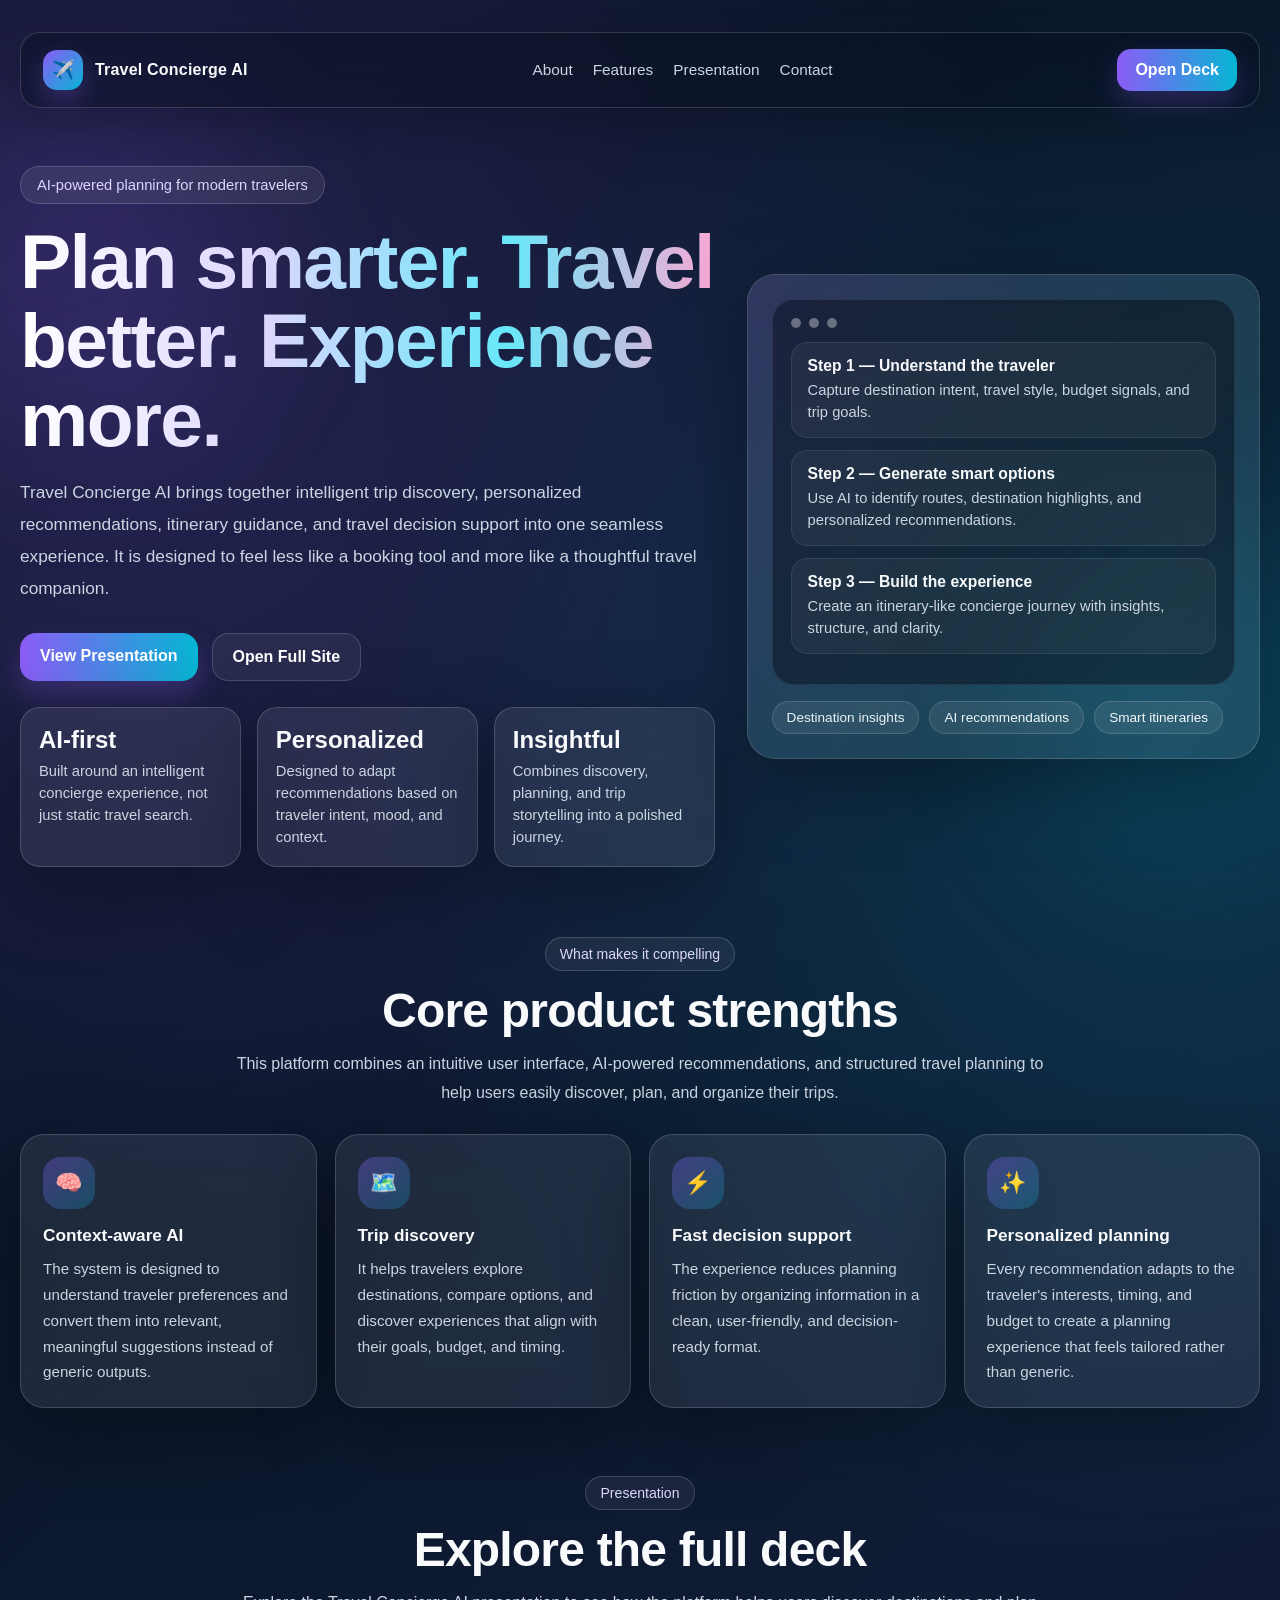
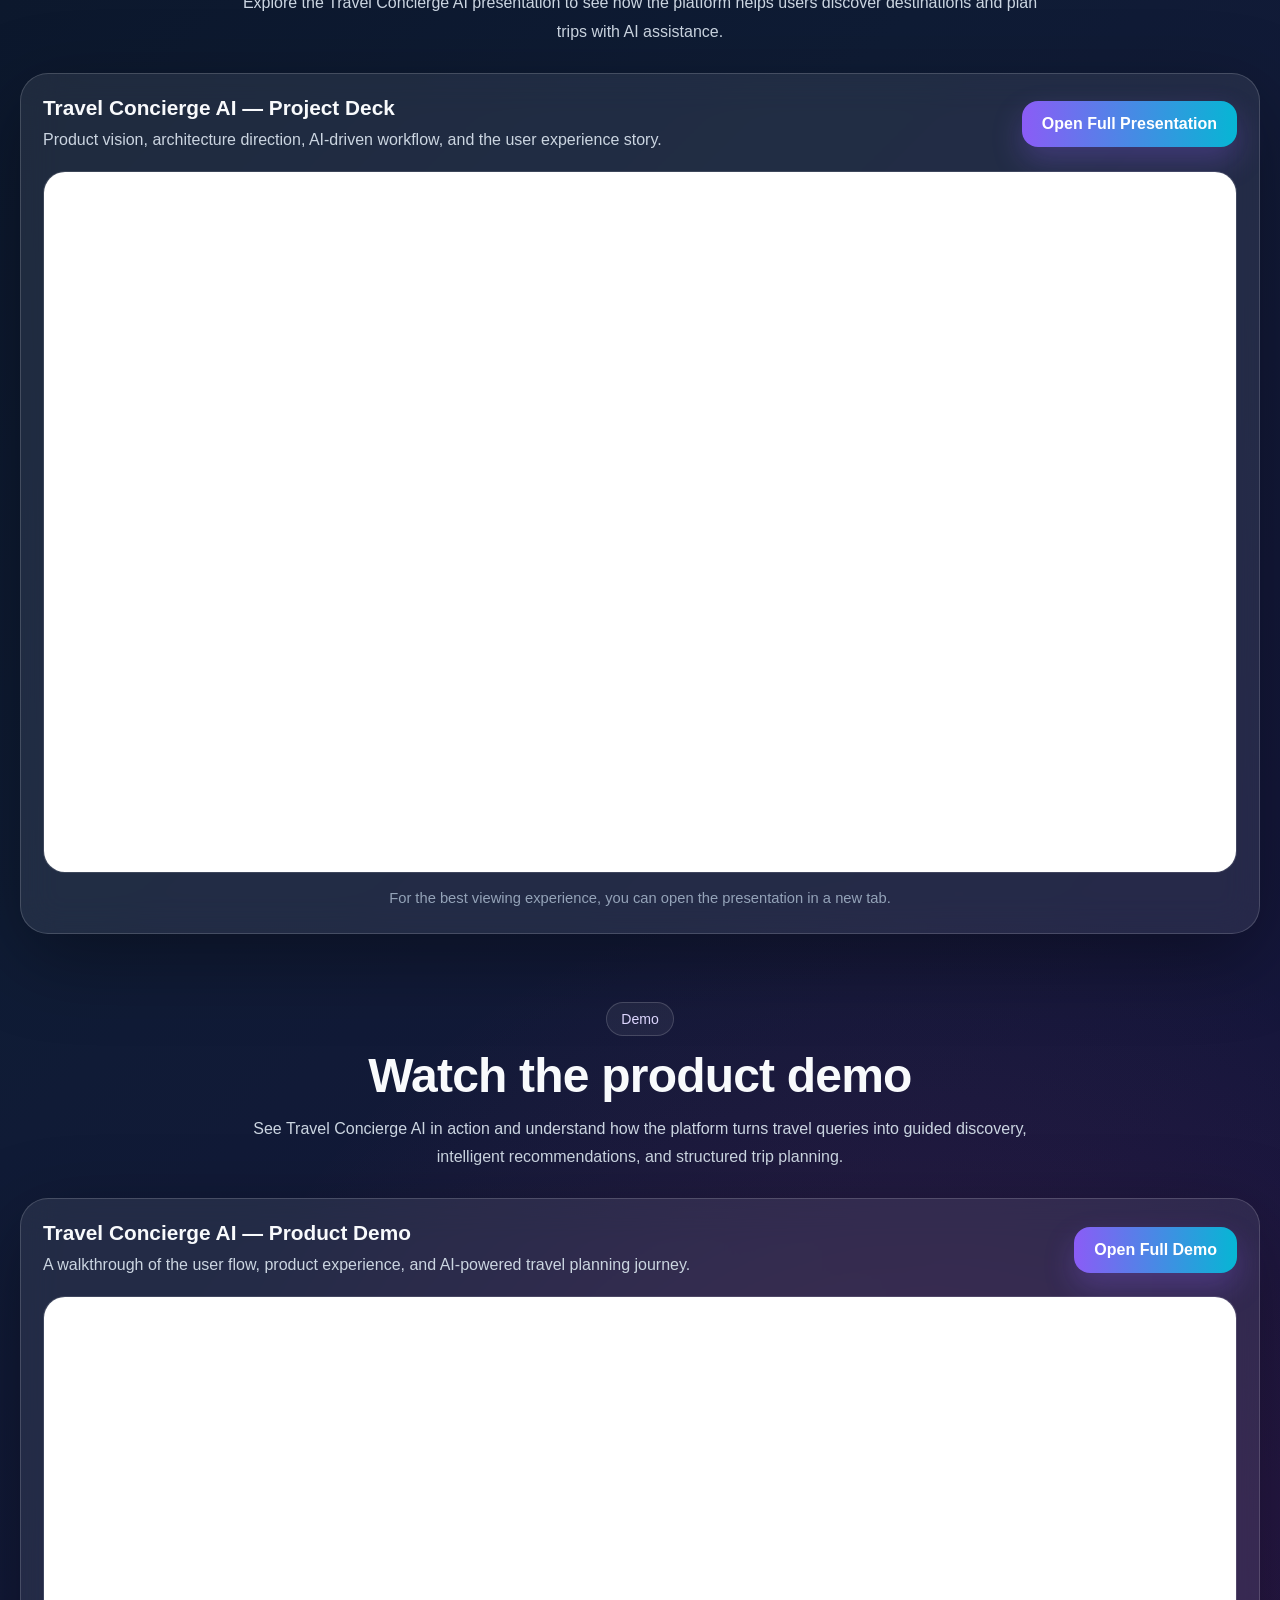
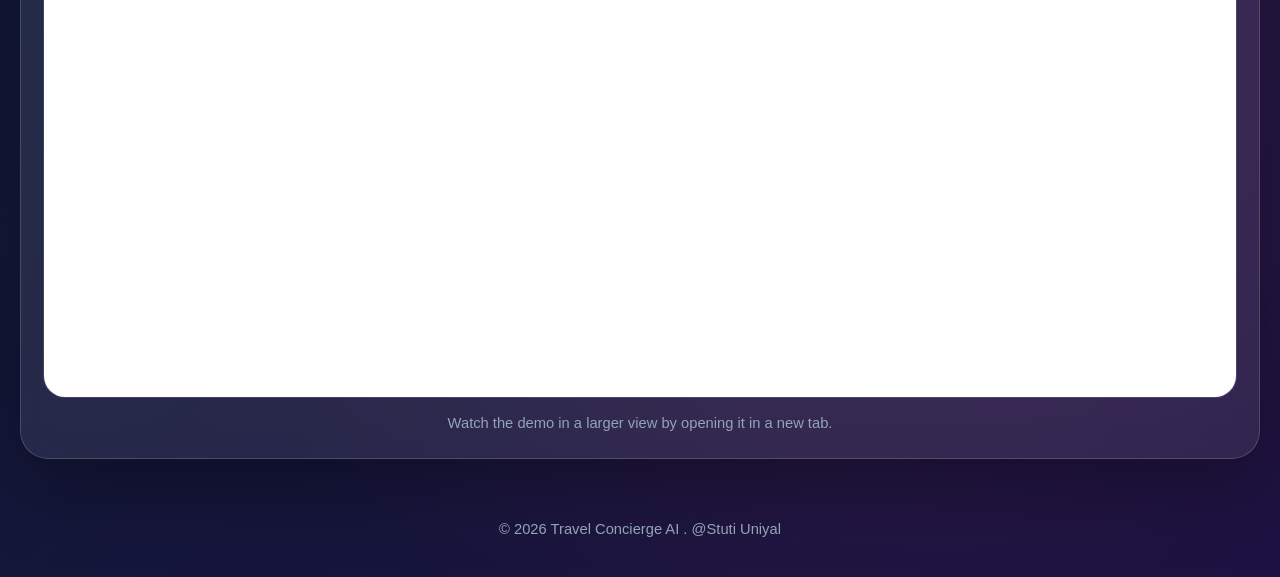
<file: index.html>
<!DOCTYPE html>
<html lang="en">

<head>
    <meta charset="UTF-8" />
    <meta name="viewport" content="width=device-width, initial-scale=1.0" />
    <title>Travel Concierge AI</title>
    <style>
        * {
            margin: 0;
            padding: 0;
            box-sizing: border-box;
        }

        :root {
            --bg-1: #07111f;
            --bg-2: #0f1c35;
            --bg-3: #1a1140;
            --glass: rgba(255, 255, 255, 0.08);
            --glass-strong: rgba(255, 255, 255, 0.12);
            --border: rgba(255, 255, 255, 0.16);
            --text: #f8fafc;
            --muted: #cbd5e1;
            --accent: #8b5cf6;
            --accent-2: #06b6d4;
            --accent-3: #ec4899;
            --shadow: 0 24px 80px rgba(0, 0, 0, 0.35);
            --max-width: 1240px;
        }

        html {
            scroll-behavior: smooth;
        }

        body {
            font-family: Inter, "Segoe UI", Arial, sans-serif;
            color: var(--text);
            background:
                radial-gradient(circle at 10% 10%, rgba(139, 92, 246, 0.22), transparent 25%),
                radial-gradient(circle at 90% 20%, rgba(6, 182, 212, 0.18), transparent 25%),
                radial-gradient(circle at 70% 85%, rgba(236, 72, 153, 0.14), transparent 22%),
                linear-gradient(135deg, var(--bg-1), var(--bg-2), var(--bg-3));
            min-height: 100vh;
            overflow-x: hidden;
            position: relative;
        }

        body::before,
        body::after {
            content: "";
            position: fixed;
            width: 340px;
            height: 340px;
            border-radius: 50%;
            filter: blur(80px);
            z-index: 0;
            pointer-events: none;
            animation: floatBlob 14s ease-in-out infinite;
        }

        body::before {
            top: 80px;
            left: -100px;
            background: rgba(139, 92, 246, 0.14);
        }

        body::after {
            bottom: 40px;
            right: -100px;
            background: rgba(6, 182, 212, 0.12);
            animation-delay: 2s;
        }

        @keyframes floatBlob {

            0%,
            100% {
                transform: translate(0, 0);
            }

            50% {
                transform: translate(20px, -18px);
            }
        }

        .container {
            width: min(var(--max-width), calc(100% - 32px));
            margin: 0 auto;
            position: relative;
            z-index: 1;
        }

        .navbar {
            position: sticky;
            top: 14px;
            z-index: 20;
            padding-top: 18px;
        }

        .nav-shell {
            display: flex;
            align-items: center;
            justify-content: space-between;
            gap: 18px;
            padding: 16px 22px;
            background: rgba(7, 17, 31, 0.45);
            border: 1px solid var(--border);
            border-radius: 20px;
            backdrop-filter: blur(16px);
            -webkit-backdrop-filter: blur(16px);
            box-shadow: 0 12px 40px rgba(0, 0, 0, 0.2);
        }

        .brand {
            display: flex;
            align-items: center;
            gap: 12px;
            font-weight: 800;
            letter-spacing: 0.2px;
        }

        .brand-logo {
            width: 40px;
            height: 40px;
            border-radius: 14px;
            display: grid;
            place-items: center;
            background: linear-gradient(135deg, var(--accent), var(--accent-2));
            box-shadow: 0 10px 24px rgba(139, 92, 246, 0.28);
            font-size: 18px;
        }

        .nav-links {
            display: flex;
            gap: 20px;
            flex-wrap: wrap;
            align-items: center;
        }

        .nav-links a {
            color: var(--muted);
            text-decoration: none;
            font-size: 0.96rem;
            transition: color 0.2s ease;
        }

        .nav-links a:hover {
            color: #fff;
        }

        .nav-cta {
            text-decoration: none;
            color: white;
            font-weight: 700;
            padding: 12px 18px;
            border-radius: 14px;
            background: linear-gradient(90deg, var(--accent), var(--accent-2));
            box-shadow: 0 12px 28px rgba(139, 92, 246, 0.25);
            transition: transform 0.2s ease;
        }

        .nav-cta:hover,
        .primary-btn:hover,
        .secondary-btn:hover,
        .open-presentation:hover {
            transform: translateY(-2px);
        }

        .hero {
            padding: 72px 0 36px;
            display: grid;
            grid-template-columns: 1.15fr 0.85fr;
            gap: 32px;
            align-items: center;
        }

        .badge {
            display: inline-flex;
            align-items: center;
            gap: 8px;
            padding: 10px 16px;
            border-radius: 999px;
            background: rgba(255, 255, 255, 0.08);
            border: 1px solid var(--border);
            color: #ddd6fe;
            font-size: 0.92rem;
            margin-bottom: 18px;
            backdrop-filter: blur(10px);
        }

        .hero h1 {
            font-size: clamp(2.8rem, 6vw, 5.3rem);
            line-height: 1.03;
            font-weight: 850;
            letter-spacing: -1.6px;
            margin-bottom: 18px;
            background: linear-gradient(90deg, #ffffff, #ddd6fe 35%, #67e8f9 70%, #f9a8d4);
            -webkit-background-clip: text;
            -webkit-text-fill-color: transparent;
        }

        .hero p {
            font-size: 1.08rem;
            line-height: 1.85;
            color: var(--muted);
            max-width: 700px;
            margin-bottom: 28px;
        }

        .hero-actions {
            display: flex;
            flex-wrap: wrap;
            gap: 14px;
            margin-bottom: 26px;
        }

        .primary-btn,
        .secondary-btn,
        .open-presentation {
            display: inline-block;
            text-decoration: none;
            border-radius: 16px;
            font-weight: 700;
            padding: 14px 20px;
            transition: transform 0.2s ease, box-shadow 0.2s ease;
        }

        .primary-btn {
            color: white;
            background: linear-gradient(90deg, var(--accent), var(--accent-2));
            box-shadow: 0 14px 30px rgba(139, 92, 246, 0.28);
        }

        .secondary-btn {
            color: white;
            background: rgba(255, 255, 255, 0.06);
            border: 1px solid var(--border);
            backdrop-filter: blur(14px);
        }

        .hero-stats {
            display: grid;
            grid-template-columns: repeat(3, minmax(0, 1fr));
            gap: 16px;
            margin-top: 10px;
        }

        .stat-card,
        .glass-card,
        .feature-card,
        .presentation-card,
        .cta-card {
            background: var(--glass);
            border: 1px solid var(--border);
            backdrop-filter: blur(18px);
            -webkit-backdrop-filter: blur(18px);
            box-shadow: var(--shadow);
        }

        .stat-card {
            border-radius: 20px;
            padding: 18px;
        }

        .stat-card h3 {
            font-size: 1.5rem;
            margin-bottom: 6px;
        }

        .stat-card p {
            font-size: 0.92rem;
            color: var(--muted);
            line-height: 1.5;
            margin: 0;
        }

        .hero-visual {
            position: relative;
        }

        .glass-card {
            border-radius: 28px;
            padding: 24px;
            position: relative;
            overflow: hidden;
            min-height: 430px;
        }

        .glass-card::before {
            content: "";
            position: absolute;
            inset: 0;
            background: linear-gradient(135deg, rgba(139, 92, 246, 0.12), rgba(6, 182, 212, 0.08), transparent);
            pointer-events: none;
        }

        .mini-window {
            position: relative;
            z-index: 1;
            border-radius: 22px;
            background: rgba(5, 10, 20, 0.45);
            border: 1px solid rgba(255, 255, 255, 0.08);
            padding: 18px;
            margin-bottom: 16px;
        }

        .mini-topbar {
            display: flex;
            gap: 8px;
            margin-bottom: 14px;
        }

        .mini-dot {
            width: 10px;
            height: 10px;
            border-radius: 50%;
            background: rgba(255, 255, 255, 0.35);
        }

        .flow-item {
            padding: 14px 16px;
            border-radius: 16px;
            background: rgba(255, 255, 255, 0.05);
            border: 1px solid rgba(255, 255, 255, 0.08);
            margin-bottom: 12px;
        }

        .flow-item strong {
            display: block;
            margin-bottom: 4px;
            font-size: 0.98rem;
        }

        .flow-item span {
            color: var(--muted);
            font-size: 0.92rem;
            line-height: 1.5;
        }

        .floating-pill {
            position: absolute;
            z-index: 2;
            padding: 12px 16px;
            border-radius: 999px;
            background: rgba(255, 255, 255, 0.1);
            border: 1px solid rgba(255, 255, 255, 0.15);
            backdrop-filter: blur(14px);
            font-size: 0.9rem;
            color: #fff;
            box-shadow: 0 12px 24px rgba(0, 0, 0, 0.18);
        }

        .pill-1 {
            top: -12px;
            right: 20px;
        }

        .pill-2 {
            bottom: -14px;
            left: 20px;
        }

        .pill-3 {
            bottom: 20px;
            right: -10px;
        }

        #demo .iframe-shell iframe {
            min-height: 560px;
        }

        .section {
            padding: 34px 0;
        }

        .section-header {
            text-align: center;
            margin-bottom: 26px;
        }

        .section-header .section-badge {
            display: inline-block;
            padding: 8px 14px;
            border-radius: 999px;
            border: 1px solid var(--border);
            background: rgba(255, 255, 255, 0.06);
            color: #ddd6fe;
            font-size: 0.88rem;
            margin-bottom: 12px;
        }

        .section-header h2 {
            font-size: clamp(2rem, 4vw, 3rem);
            margin-bottom: 12px;
            letter-spacing: -0.8px;
        }

        .section-header p {
            max-width: 820px;
            margin: 0 auto;
            color: var(--muted);
            line-height: 1.8;
        }

        .features-grid {
            display: grid;
            grid-template-columns: repeat(4, minmax(0, 1fr));
            gap: 18px;
        }

        .feature-card {
            border-radius: 24px;
            padding: 22px;
            transition: transform 0.2s ease, border-color 0.2s ease;
        }

        .feature-card:hover {
            transform: translateY(-4px);
            border-color: rgba(255, 255, 255, 0.26);
        }

        .feature-icon {
            width: 52px;
            height: 52px;
            border-radius: 18px;
            display: grid;
            place-items: center;
            margin-bottom: 16px;
            background: linear-gradient(135deg, rgba(139, 92, 246, 0.35), rgba(6, 182, 212, 0.25));
            font-size: 22px;
        }

        .feature-card h3 {
            font-size: 1.08rem;
            margin-bottom: 10px;
        }

        .feature-card p {
            color: var(--muted);
            line-height: 1.7;
            font-size: 0.95rem;
        }

        .presentation-card {
            border-radius: 28px;
            padding: 22px;
        }

        .presentation-top {
            display: flex;
            justify-content: space-between;
            align-items: center;
            gap: 18px;
            flex-wrap: wrap;
            margin-bottom: 18px;
        }

        .presentation-top h3 {
            font-size: 1.3rem;
            margin-bottom: 6px;
        }

        .presentation-top p {
            color: var(--muted);
            line-height: 1.7;
        }

        .open-presentation {
            color: white;
            background: linear-gradient(90deg, var(--accent), var(--accent-2));
            box-shadow: 0 14px 30px rgba(139, 92, 246, 0.28);
            white-space: nowrap;
        }

        .iframe-shell {
            width: 100%;
            height: 78vh;
            min-height: 520px;
            border-radius: 22px;
            overflow: hidden;
            border: 1px solid rgba(255, 255, 255, 0.1);
            background: rgba(255, 255, 255, 0.03);
        }

        .iframe-shell iframe {
            width: 100%;
            height: 100%;
            border: 0;
            background: #fff;
        }

        .presentation-note {
            margin-top: 14px;
            color: #94a3b8;
            font-size: 0.92rem;
            line-height: 1.6;
            text-align: center;
        }

        .cta-card {
            border-radius: 30px;
            padding: 34px 28px;
            text-align: center;
        }

        .cta-card h2 {
            font-size: clamp(2rem, 4vw, 3rem);
            margin-bottom: 12px;
        }

        .tag-row {
            margin-top: 16px;
            display: flex;
            gap: 10px;
            flex-wrap: wrap;
        }

        .tag {
            padding: 8px 14px;
            border-radius: 999px;
            background: rgba(255, 255, 255, 0.08);
            border: 1px solid rgba(255, 255, 255, 0.15);
            font-size: 0.85rem;
        }

        .cta-card p {
            color: var(--muted);
            max-width: 760px;
            margin: 0 auto 22px;
            line-height: 1.8;
        }

        .footer {
            padding: 28px 0 40px;
            text-align: center;
            color: #94a3b8;
            font-size: 0.92rem;
        }

        @media (max-width: 1100px) {
            .hero {
                grid-template-columns: 1fr;
            }

            .features-grid {
                grid-template-columns: repeat(2, minmax(0, 1fr));
            }
        }

        @media (max-width: 760px) {
            .container {
                width: min(var(--max-width), calc(100% - 20px));
            }

            .nav-shell {
                padding: 14px 16px;
            }

            .nav-links {
                display: none;
            }

            .hero {
                padding-top: 42px;
            }

            .hero-stats {
                grid-template-columns: 1fr;
            }

            .features-grid {
                grid-template-columns: 1fr;
            }

            .presentation-card,
            .feature-card,
            .cta-card,
            .glass-card,
            .stat-card {
                border-radius: 22px;
            }

            .iframe-shell {
                height: 68vh;
                min-height: 420px;
            }

            .floating-pill {
                position: static;
                display: inline-block;
                margin: 10px 8px 0 0;
            }

            .glass-card {
                min-height: auto;
            }
        }
    </style>
</head>

<body>
    <header class="navbar">
        <div class="container">
            <div class="nav-shell">
                <div class="brand">
                    <div class="brand-logo">✈️</div>
                    <div>Travel Concierge AI</div>
                </div>

                <nav class="nav-links">
                    <a href="#about">About</a>
                    <a href="#features">Features</a>
                    <a href="#presentation">Presentation</a>
                    <a href="#contact">Contact</a>
                </nav>

                <a class="nav-cta" href="https://travel-concierge-ai-626c9r2.gamma.site/" target="_blank"
                    rel="noopener noreferrer">
                    Open Deck
                </a>
            </div>
        </div>
    </header>

    <main>
        <section class="hero container" id="about">
            <div>
                <div class="badge">AI-powered planning for modern travelers</div>
                <h1>Plan smarter. Travel better. Experience more.</h1>
                <p>
                    Travel Concierge AI brings together intelligent trip discovery,
                    personalized recommendations, itinerary guidance, and travel decision
                    support into one seamless experience. It is designed to feel less
                    like a booking tool and more like a thoughtful travel companion.
                </p>

                <div class="hero-actions">
                    <a class="primary-btn" href="#presentation">
                        View Presentation
                    </a>

                    <a class="secondary-btn" href="https://travel-concierge-tgsb.onrender.com/" target="_blank"
                        rel="noopener noreferrer">
                        Open Full Site
                    </a>
                </div>

                <div class="hero-stats">
                    <div class="stat-card">
                        <h3>AI-first</h3>
                        <p>Built around an intelligent concierge experience, not just static travel search.</p>
                    </div>
                    <div class="stat-card">
                        <h3>Personalized</h3>
                        <p>Designed to adapt recommendations based on traveler intent, mood, and context.</p>
                    </div>
                    <div class="stat-card">
                        <h3>Insightful</h3>
                        <p>Combines discovery, planning, and trip storytelling into a polished journey.</p>
                    </div>
                </div>
            </div>

            <div class="hero-visual">
                <div class="glass-card">
                    <div class="mini-window">
                        <div class="mini-topbar">
                            <div class="mini-dot"></div>
                            <div class="mini-dot"></div>
                            <div class="mini-dot"></div>
                        </div>

                        <div class="flow-item">
                            <strong>Step 1 — Understand the traveler</strong>
                            <span>Capture destination intent, travel style, budget signals, and trip goals.</span>
                        </div>

                        <div class="flow-item">
                            <strong>Step 2 — Generate smart options</strong>
                            <span>Use AI to identify routes, destination highlights, and personalized
                                recommendations.</span>
                        </div>

                        <div class="flow-item">
                            <strong>Step 3 — Build the experience</strong>
                            <span>Create an itinerary-like concierge journey with insights, structure, and
                                clarity.</span>
                        </div>
                    </div>

                    <div class="tag-row">
                        <span class="tag">Destination insights</span>
                        <span class="tag">AI recommendations</span>
                        <span class="tag">Smart itineraries</span>
                    </div>
                </div>
            </div>
        </section>

        <section class="section container" id="features">
            <div class="section-header">
                <div class="section-badge">What makes it compelling</div>
                <h2>Core product strengths</h2>
                <p>
                    This platform combines an intuitive user interface, AI-powered recommendations,
                    and structured travel planning to help users easily discover, plan, and organize their trips.
                </p>
            </div>

            <div class="features-grid">
                <div class="feature-card">
                    <div class="feature-icon">🧠</div>
                    <h3>Context-aware AI</h3>
                    <p>
                        The system is designed to understand traveler preferences and convert them into
                        relevant, meaningful suggestions instead of generic outputs.
                    </p>
                </div>

                <div class="feature-card">
                    <div class="feature-icon">🗺️</div>
                    <h3>Trip discovery</h3>
                    <p>
                        It helps travelers explore destinations, compare options, and discover experiences
                        that align with their goals, budget, and timing.
                    </p>
                </div>

                <div class="feature-card">
                    <div class="feature-icon">⚡</div>
                    <h3>Fast decision support</h3>
                    <p>
                        The experience reduces planning friction by organizing information in a clean,
                        user-friendly, and decision-ready format.
                    </p>
                </div>

                <div class="feature-card">
                    <div class="feature-icon">✨</div>
                    <h3>Personalized planning</h3>
                    <p>
                        Every recommendation adapts to the traveler's interests, timing,
                        and budget to create a planning experience that feels tailored
                        rather than generic.
                    </p>
                </div>
            </div>
        </section>

        <section class="section container" id="presentation">
            <div class="section-header">
                <div class="section-badge">Presentation</div>
                <h2>Explore the full deck</h2>
                <p>
                    Explore the Travel Concierge AI presentation to see how the platform helps users discover
                    destinations and plan trips with AI assistance.
                </p>
            </div>

            <div class="presentation-card">
                <div class="presentation-top">
                    <div>
                        <h3>Travel Concierge AI — Project Deck</h3>
                        <p>
                            Product vision, architecture direction, AI-driven workflow, and the user experience story.
                        </p>
                    </div>

                    <a class="open-presentation" href="https://travel-concierge-ai-626c9r2.gamma.site/" target="_blank"
                        rel="noopener noreferrer">
                        Open Full Presentation
                    </a>
                </div>

                <div class="iframe-shell">
                    <iframe src="https://travel-concierge-ai-626c9r2.gamma.site/"
                        title="Travel Concierge AI Presentation" allow="fullscreen" loading="lazy">
                    </iframe>
                </div>

                <div class="presentation-note">
                    For the best viewing experience, you can open the presentation in a new tab.
                </div>
            </div>
        </section>
        <section class="section container" id="demo">
            <div class="section-header">
                <div class="section-badge">Demo</div>
                <h2>Watch the product demo</h2>
                <p>
                    See Travel Concierge AI in action and understand how the platform turns travel queries
                    into guided discovery, intelligent recommendations, and structured trip planning.
                </p>
            </div>

            <div class="presentation-card">
                <div class="presentation-top">
                    <div>
                        <h3>Travel Concierge AI — Product Demo</h3>
                        <p>
                            A walkthrough of the user flow, product experience, and AI-powered travel planning journey.
                        </p>
                    </div>

                    <a class="open-presentation"
                        href="https://drive.google.com/file/d/1PhxHAT6acV0NXDdsxgf3bwxLhby-zIA1/view" target="_blank"
                        rel="noopener noreferrer">
                        Open Full Demo
                    </a>
                </div>

                <div class="iframe-shell">
                    <iframe src="https://drive.google.com/file/d/1PhxHAT6acV0NXDdsxgf3bwxLhby-zIA1/preview"
                        title="Travel Concierge AI Product Demo" allow="autoplay; fullscreen" loading="lazy">
                    </iframe>
                </div>

                <div class="presentation-note">
                    Watch the demo in a larger view by opening it in a new tab.
                </div>
            </div>
        </section>
    </main>

    <footer class="footer container">
        © 2026 Travel Concierge AI . @Stuti Uniyal
    </footer>
</body>

</html>
</file>
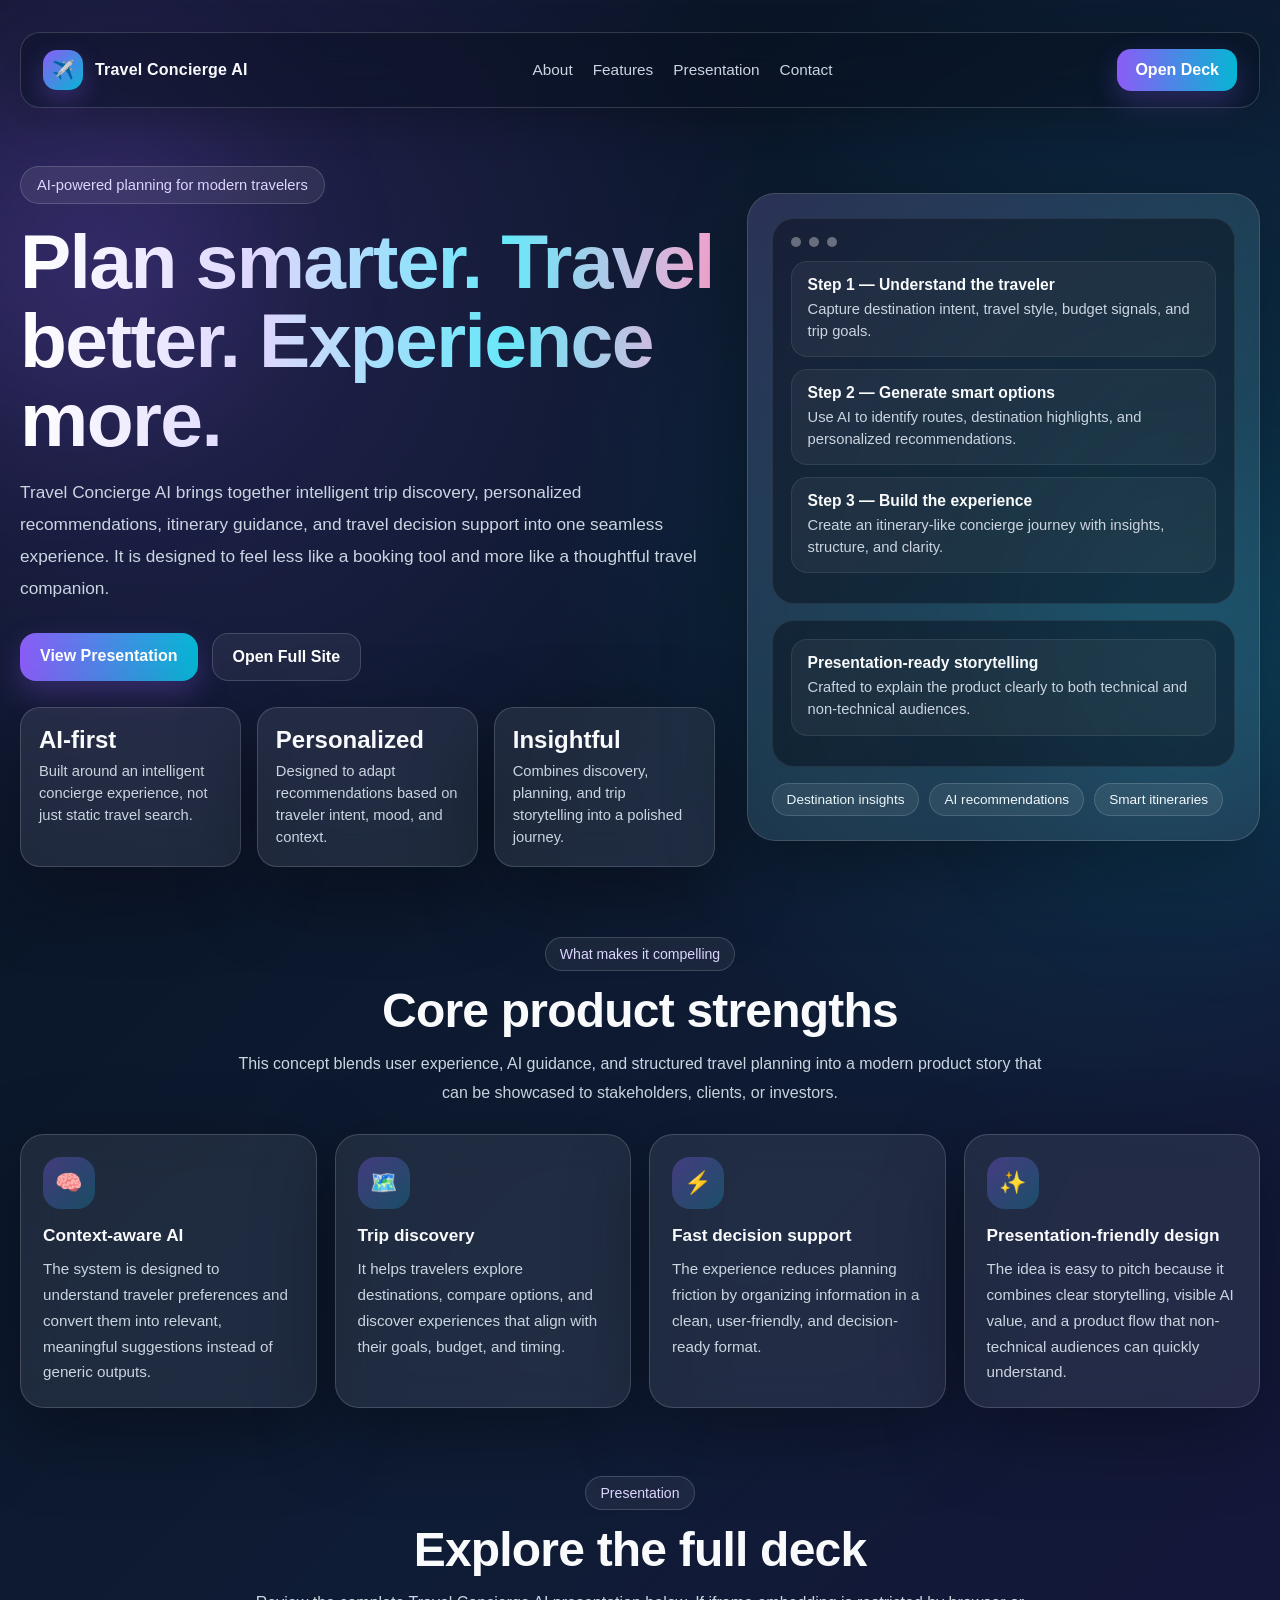
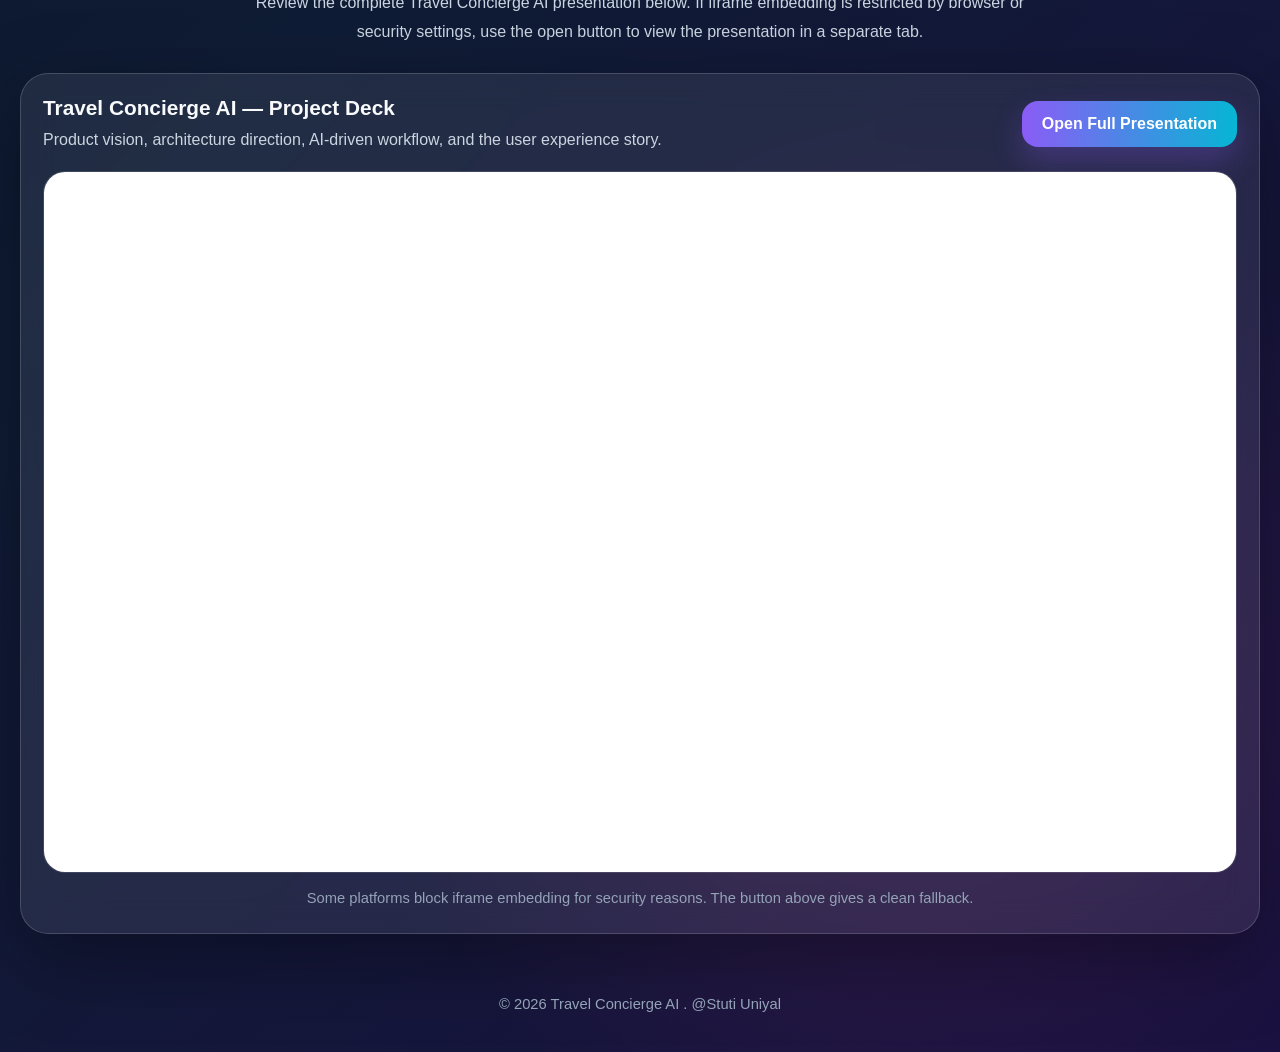
<file: ppt.html>
<!DOCTYPE html>
<html lang="en">

<head>
    <meta charset="UTF-8" />
    <meta name="viewport" content="width=device-width, initial-scale=1.0" />
    <title>Travel Concierge AI</title>
    <style>
        * {
            margin: 0;
            padding: 0;
            box-sizing: border-box;
        }

        :root {
            --bg-1: #07111f;
            --bg-2: #0f1c35;
            --bg-3: #1a1140;
            --glass: rgba(255, 255, 255, 0.08);
            --glass-strong: rgba(255, 255, 255, 0.12);
            --border: rgba(255, 255, 255, 0.16);
            --text: #f8fafc;
            --muted: #cbd5e1;
            --accent: #8b5cf6;
            --accent-2: #06b6d4;
            --accent-3: #ec4899;
            --shadow: 0 24px 80px rgba(0, 0, 0, 0.35);
            --max-width: 1240px;
        }

        html {
            scroll-behavior: smooth;
        }

        body {
            font-family: Inter, "Segoe UI", Arial, sans-serif;
            color: var(--text);
            background:
                radial-gradient(circle at 10% 10%, rgba(139, 92, 246, 0.22), transparent 25%),
                radial-gradient(circle at 90% 20%, rgba(6, 182, 212, 0.18), transparent 25%),
                radial-gradient(circle at 70% 85%, rgba(236, 72, 153, 0.14), transparent 22%),
                linear-gradient(135deg, var(--bg-1), var(--bg-2), var(--bg-3));
            min-height: 100vh;
            overflow-x: hidden;
            position: relative;
        }

        body::before,
        body::after {
            content: "";
            position: fixed;
            width: 340px;
            height: 340px;
            border-radius: 50%;
            filter: blur(80px);
            z-index: 0;
            pointer-events: none;
            animation: floatBlob 14s ease-in-out infinite;
        }

        body::before {
            top: 80px;
            left: -100px;
            background: rgba(139, 92, 246, 0.14);
        }

        body::after {
            bottom: 40px;
            right: -100px;
            background: rgba(6, 182, 212, 0.12);
            animation-delay: 2s;
        }

        @keyframes floatBlob {

            0%,
            100% {
                transform: translate(0, 0);
            }

            50% {
                transform: translate(20px, -18px);
            }
        }

        .container {
            width: min(var(--max-width), calc(100% - 32px));
            margin: 0 auto;
            position: relative;
            z-index: 1;
        }

        .navbar {
            position: sticky;
            top: 14px;
            z-index: 20;
            padding-top: 18px;
        }

        .nav-shell {
            display: flex;
            align-items: center;
            justify-content: space-between;
            gap: 18px;
            padding: 16px 22px;
            background: rgba(7, 17, 31, 0.45);
            border: 1px solid var(--border);
            border-radius: 20px;
            backdrop-filter: blur(16px);
            -webkit-backdrop-filter: blur(16px);
            box-shadow: 0 12px 40px rgba(0, 0, 0, 0.2);
        }

        .brand {
            display: flex;
            align-items: center;
            gap: 12px;
            font-weight: 800;
            letter-spacing: 0.2px;
        }

        .brand-logo {
            width: 40px;
            height: 40px;
            border-radius: 14px;
            display: grid;
            place-items: center;
            background: linear-gradient(135deg, var(--accent), var(--accent-2));
            box-shadow: 0 10px 24px rgba(139, 92, 246, 0.28);
            font-size: 18px;
        }

        .nav-links {
            display: flex;
            gap: 20px;
            flex-wrap: wrap;
            align-items: center;
        }

        .nav-links a {
            color: var(--muted);
            text-decoration: none;
            font-size: 0.96rem;
            transition: color 0.2s ease;
        }

        .nav-links a:hover {
            color: #fff;
        }

        .nav-cta {
            text-decoration: none;
            color: white;
            font-weight: 700;
            padding: 12px 18px;
            border-radius: 14px;
            background: linear-gradient(90deg, var(--accent), var(--accent-2));
            box-shadow: 0 12px 28px rgba(139, 92, 246, 0.25);
            transition: transform 0.2s ease;
        }

        .nav-cta:hover,
        .primary-btn:hover,
        .secondary-btn:hover,
        .open-presentation:hover {
            transform: translateY(-2px);
        }

        .hero {
            padding: 72px 0 36px;
            display: grid;
            grid-template-columns: 1.15fr 0.85fr;
            gap: 32px;
            align-items: center;
        }

        .badge {
            display: inline-flex;
            align-items: center;
            gap: 8px;
            padding: 10px 16px;
            border-radius: 999px;
            background: rgba(255, 255, 255, 0.08);
            border: 1px solid var(--border);
            color: #ddd6fe;
            font-size: 0.92rem;
            margin-bottom: 18px;
            backdrop-filter: blur(10px);
        }

        .hero h1 {
            font-size: clamp(2.8rem, 6vw, 5.3rem);
            line-height: 1.03;
            font-weight: 850;
            letter-spacing: -1.6px;
            margin-bottom: 18px;
            background: linear-gradient(90deg, #ffffff, #ddd6fe 35%, #67e8f9 70%, #f9a8d4);
            -webkit-background-clip: text;
            -webkit-text-fill-color: transparent;
        }

        .hero p {
            font-size: 1.08rem;
            line-height: 1.85;
            color: var(--muted);
            max-width: 700px;
            margin-bottom: 28px;
        }

        .hero-actions {
            display: flex;
            flex-wrap: wrap;
            gap: 14px;
            margin-bottom: 26px;
        }

        .primary-btn,
        .secondary-btn,
        .open-presentation {
            display: inline-block;
            text-decoration: none;
            border-radius: 16px;
            font-weight: 700;
            padding: 14px 20px;
            transition: transform 0.2s ease, box-shadow 0.2s ease;
        }

        .primary-btn {
            color: white;
            background: linear-gradient(90deg, var(--accent), var(--accent-2));
            box-shadow: 0 14px 30px rgba(139, 92, 246, 0.28);
        }

        .secondary-btn {
            color: white;
            background: rgba(255, 255, 255, 0.06);
            border: 1px solid var(--border);
            backdrop-filter: blur(14px);
        }

        .hero-stats {
            display: grid;
            grid-template-columns: repeat(3, minmax(0, 1fr));
            gap: 16px;
            margin-top: 10px;
        }

        .stat-card,
        .glass-card,
        .feature-card,
        .presentation-card,
        .cta-card {
            background: var(--glass);
            border: 1px solid var(--border);
            backdrop-filter: blur(18px);
            -webkit-backdrop-filter: blur(18px);
            box-shadow: var(--shadow);
        }

        .stat-card {
            border-radius: 20px;
            padding: 18px;
        }

        .stat-card h3 {
            font-size: 1.5rem;
            margin-bottom: 6px;
        }

        .stat-card p {
            font-size: 0.92rem;
            color: var(--muted);
            line-height: 1.5;
            margin: 0;
        }

        .hero-visual {
            position: relative;
        }

        .glass-card {
            border-radius: 28px;
            padding: 24px;
            position: relative;
            overflow: hidden;
            min-height: 430px;
        }

        .glass-card::before {
            content: "";
            position: absolute;
            inset: 0;
            background: linear-gradient(135deg, rgba(139, 92, 246, 0.12), rgba(6, 182, 212, 0.08), transparent);
            pointer-events: none;
        }

        .mini-window {
            position: relative;
            z-index: 1;
            border-radius: 22px;
            background: rgba(5, 10, 20, 0.45);
            border: 1px solid rgba(255, 255, 255, 0.08);
            padding: 18px;
            margin-bottom: 16px;
        }

        .mini-topbar {
            display: flex;
            gap: 8px;
            margin-bottom: 14px;
        }

        .mini-dot {
            width: 10px;
            height: 10px;
            border-radius: 50%;
            background: rgba(255, 255, 255, 0.35);
        }

        .flow-item {
            padding: 14px 16px;
            border-radius: 16px;
            background: rgba(255, 255, 255, 0.05);
            border: 1px solid rgba(255, 255, 255, 0.08);
            margin-bottom: 12px;
        }

        .flow-item strong {
            display: block;
            margin-bottom: 4px;
            font-size: 0.98rem;
        }

        .flow-item span {
            color: var(--muted);
            font-size: 0.92rem;
            line-height: 1.5;
        }

        .floating-pill {
            position: absolute;
            z-index: 2;
            padding: 12px 16px;
            border-radius: 999px;
            background: rgba(255, 255, 255, 0.1);
            border: 1px solid rgba(255, 255, 255, 0.15);
            backdrop-filter: blur(14px);
            font-size: 0.9rem;
            color: #fff;
            box-shadow: 0 12px 24px rgba(0, 0, 0, 0.18);
        }

        .pill-1 {
            top: -12px;
            right: 20px;
        }

        .pill-2 {
            bottom: -14px;
            left: 20px;
        }

        .pill-3 {
            bottom: 20px;
            right: -10px;
        }

        .section {
            padding: 34px 0;
        }

        .section-header {
            text-align: center;
            margin-bottom: 26px;
        }

        .section-header .section-badge {
            display: inline-block;
            padding: 8px 14px;
            border-radius: 999px;
            border: 1px solid var(--border);
            background: rgba(255, 255, 255, 0.06);
            color: #ddd6fe;
            font-size: 0.88rem;
            margin-bottom: 12px;
        }

        .section-header h2 {
            font-size: clamp(2rem, 4vw, 3rem);
            margin-bottom: 12px;
            letter-spacing: -0.8px;
        }

        .section-header p {
            max-width: 820px;
            margin: 0 auto;
            color: var(--muted);
            line-height: 1.8;
        }

        .features-grid {
            display: grid;
            grid-template-columns: repeat(4, minmax(0, 1fr));
            gap: 18px;
        }

        .feature-card {
            border-radius: 24px;
            padding: 22px;
            transition: transform 0.2s ease, border-color 0.2s ease;
        }

        .feature-card:hover {
            transform: translateY(-4px);
            border-color: rgba(255, 255, 255, 0.26);
        }

        .feature-icon {
            width: 52px;
            height: 52px;
            border-radius: 18px;
            display: grid;
            place-items: center;
            margin-bottom: 16px;
            background: linear-gradient(135deg, rgba(139, 92, 246, 0.35), rgba(6, 182, 212, 0.25));
            font-size: 22px;
        }

        .feature-card h3 {
            font-size: 1.08rem;
            margin-bottom: 10px;
        }

        .feature-card p {
            color: var(--muted);
            line-height: 1.7;
            font-size: 0.95rem;
        }

        .presentation-card {
            border-radius: 28px;
            padding: 22px;
        }

        .presentation-top {
            display: flex;
            justify-content: space-between;
            align-items: center;
            gap: 18px;
            flex-wrap: wrap;
            margin-bottom: 18px;
        }

        .presentation-top h3 {
            font-size: 1.3rem;
            margin-bottom: 6px;
        }

        .presentation-top p {
            color: var(--muted);
            line-height: 1.7;
        }

        .open-presentation {
            color: white;
            background: linear-gradient(90deg, var(--accent), var(--accent-2));
            box-shadow: 0 14px 30px rgba(139, 92, 246, 0.28);
            white-space: nowrap;
        }

        .iframe-shell {
            width: 100%;
            height: 78vh;
            min-height: 520px;
            border-radius: 22px;
            overflow: hidden;
            border: 1px solid rgba(255, 255, 255, 0.1);
            background: rgba(255, 255, 255, 0.03);
        }

        .iframe-shell iframe {
            width: 100%;
            height: 100%;
            border: 0;
            background: #fff;
        }

        .presentation-note {
            margin-top: 14px;
            color: #94a3b8;
            font-size: 0.92rem;
            line-height: 1.6;
            text-align: center;
        }

        .cta-card {
            border-radius: 30px;
            padding: 34px 28px;
            text-align: center;
        }

        .cta-card h2 {
            font-size: clamp(2rem, 4vw, 3rem);
            margin-bottom: 12px;
        }

        .tag-row {
            margin-top: 16px;
            display: flex;
            gap: 10px;
            flex-wrap: wrap;
        }

        .tag {
            padding: 8px 14px;
            border-radius: 999px;
            background: rgba(255, 255, 255, 0.08);
            border: 1px solid rgba(255, 255, 255, 0.15);
            font-size: 0.85rem;
        }

        .cta-card p {
            color: var(--muted);
            max-width: 760px;
            margin: 0 auto 22px;
            line-height: 1.8;
        }

        .footer {
            padding: 28px 0 40px;
            text-align: center;
            color: #94a3b8;
            font-size: 0.92rem;
        }

        @media (max-width: 1100px) {
            .hero {
                grid-template-columns: 1fr;
            }

            .features-grid {
                grid-template-columns: repeat(2, minmax(0, 1fr));
            }
        }

        @media (max-width: 760px) {
            .container {
                width: min(var(--max-width), calc(100% - 20px));
            }

            .nav-shell {
                padding: 14px 16px;
            }

            .nav-links {
                display: none;
            }

            .hero {
                padding-top: 42px;
            }

            .hero-stats {
                grid-template-columns: 1fr;
            }

            .features-grid {
                grid-template-columns: 1fr;
            }

            .presentation-card,
            .feature-card,
            .cta-card,
            .glass-card,
            .stat-card {
                border-radius: 22px;
            }

            .iframe-shell {
                height: 68vh;
                min-height: 420px;
            }

            .floating-pill {
                position: static;
                display: inline-block;
                margin: 10px 8px 0 0;
            }

            .glass-card {
                min-height: auto;
            }
        }
    </style>
</head>

<body>
    <header class="navbar">
        <div class="container">
            <div class="nav-shell">
                <div class="brand">
                    <div class="brand-logo">✈️</div>
                    <div>Travel Concierge AI</div>
                </div>

                <nav class="nav-links">
                    <a href="#about">About</a>
                    <a href="#features">Features</a>
                    <a href="#presentation">Presentation</a>
                    <a href="#contact">Contact</a>
                </nav>

                <a class="nav-cta" href="https://travel-concierge-ai-626c9r2.gamma.site/" target="_blank"
                    rel="noopener noreferrer">
                    Open Deck
                </a>
            </div>
        </div>
    </header>

    <main>
        <section class="hero container" id="about">
            <div>
                <div class="badge">AI-powered planning for modern travelers</div>
                <h1>Plan smarter. Travel better. Experience more.</h1>
                <p>
                    Travel Concierge AI brings together intelligent trip discovery,
                    personalized recommendations, itinerary guidance, and travel decision
                    support into one seamless experience. It is designed to feel less
                    like a booking tool and more like a thoughtful travel companion.
                </p>

                <div class="hero-actions">
                    <a class="primary-btn" href="#presentation">
                        View Presentation
                    </a>

                    <a class="secondary-btn" href="https://travel-concierge-tgsb.onrender.com/" target="_blank"
                        rel="noopener noreferrer">
                        Open Full Site
                    </a>
                </div>

                <div class="hero-stats">
                    <div class="stat-card">
                        <h3>AI-first</h3>
                        <p>Built around an intelligent concierge experience, not just static travel search.</p>
                    </div>
                    <div class="stat-card">
                        <h3>Personalized</h3>
                        <p>Designed to adapt recommendations based on traveler intent, mood, and context.</p>
                    </div>
                    <div class="stat-card">
                        <h3>Insightful</h3>
                        <p>Combines discovery, planning, and trip storytelling into a polished journey.</p>
                    </div>
                </div>
            </div>

            <div class="hero-visual">
                <div class="glass-card">
                    <div class="mini-window">
                        <div class="mini-topbar">
                            <div class="mini-dot"></div>
                            <div class="mini-dot"></div>
                            <div class="mini-dot"></div>
                        </div>

                        <div class="flow-item">
                            <strong>Step 1 — Understand the traveler</strong>
                            <span>Capture destination intent, travel style, budget signals, and trip goals.</span>
                        </div>

                        <div class="flow-item">
                            <strong>Step 2 — Generate smart options</strong>
                            <span>Use AI to identify routes, destination highlights, and personalized
                                recommendations.</span>
                        </div>

                        <div class="flow-item">
                            <strong>Step 3 — Build the experience</strong>
                            <span>Create an itinerary-like concierge journey with insights, structure, and
                                clarity.</span>
                        </div>
                    </div>

                    <div class="mini-window">
                        <div class="flow-item">
                            <strong>Presentation-ready storytelling</strong>
                            <span>Crafted to explain the product clearly to both technical and non-technical
                                audiences.</span>
                        </div>
                    </div>

                    <div class="tag-row">
                        <span class="tag">Destination insights</span>
                        <span class="tag">AI recommendations</span>
                        <span class="tag">Smart itineraries</span>
                    </div>
                </div>
            </div>
        </section>

        <section class="section container" id="features">
            <div class="section-header">
                <div class="section-badge">What makes it compelling</div>
                <h2>Core product strengths</h2>
                <p>
                    This concept blends user experience, AI guidance, and structured travel planning
                    into a modern product story that can be showcased to stakeholders, clients, or investors.
                </p>
            </div>

            <div class="features-grid">
                <div class="feature-card">
                    <div class="feature-icon">🧠</div>
                    <h3>Context-aware AI</h3>
                    <p>
                        The system is designed to understand traveler preferences and convert them into
                        relevant, meaningful suggestions instead of generic outputs.
                    </p>
                </div>

                <div class="feature-card">
                    <div class="feature-icon">🗺️</div>
                    <h3>Trip discovery</h3>
                    <p>
                        It helps travelers explore destinations, compare options, and discover experiences
                        that align with their goals, budget, and timing.
                    </p>
                </div>

                <div class="feature-card">
                    <div class="feature-icon">⚡</div>
                    <h3>Fast decision support</h3>
                    <p>
                        The experience reduces planning friction by organizing information in a clean,
                        user-friendly, and decision-ready format.
                    </p>
                </div>

                <div class="feature-card">
                    <div class="feature-icon">✨</div>
                    <h3>Presentation-friendly design</h3>
                    <p>
                        The idea is easy to pitch because it combines clear storytelling, visible AI value,
                        and a product flow that non-technical audiences can quickly understand.
                    </p>
                </div>
            </div>
        </section>

        <section class="section container" id="presentation">
            <div class="section-header">
                <div class="section-badge">Presentation</div>
                <h2>Explore the full deck</h2>
                <p>
                    Review the complete Travel Concierge AI presentation below. If iframe embedding is restricted
                    by browser or security settings, use the open button to view the presentation in a separate tab.
                </p>
            </div>

            <div class="presentation-card">
                <div class="presentation-top">
                    <div>
                        <h3>Travel Concierge AI — Project Deck</h3>
                        <p>
                            Product vision, architecture direction, AI-driven workflow, and the user experience story.
                        </p>
                    </div>

                    <a class="open-presentation" href="https://travel-concierge-ai-626c9r2.gamma.site/" target="_blank"
                        rel="noopener noreferrer">
                        Open Full Presentation
                    </a>
                </div>

                <div class="iframe-shell">
                    <iframe src="https://travel-concierge-ai-626c9r2.gamma.site/"
                        title="Travel Concierge AI Presentation" allow="fullscreen" loading="lazy">
                    </iframe>
                </div>

                <div class="presentation-note">
                    Some platforms block iframe embedding for security reasons. The button above gives a clean fallback.
                </div>
            </div>
        </section>
    </main>

    <footer class="footer container">
        © 2026 Travel Concierge AI . @Stuti Uniyal
    </footer>
</body>

</html>
</file>
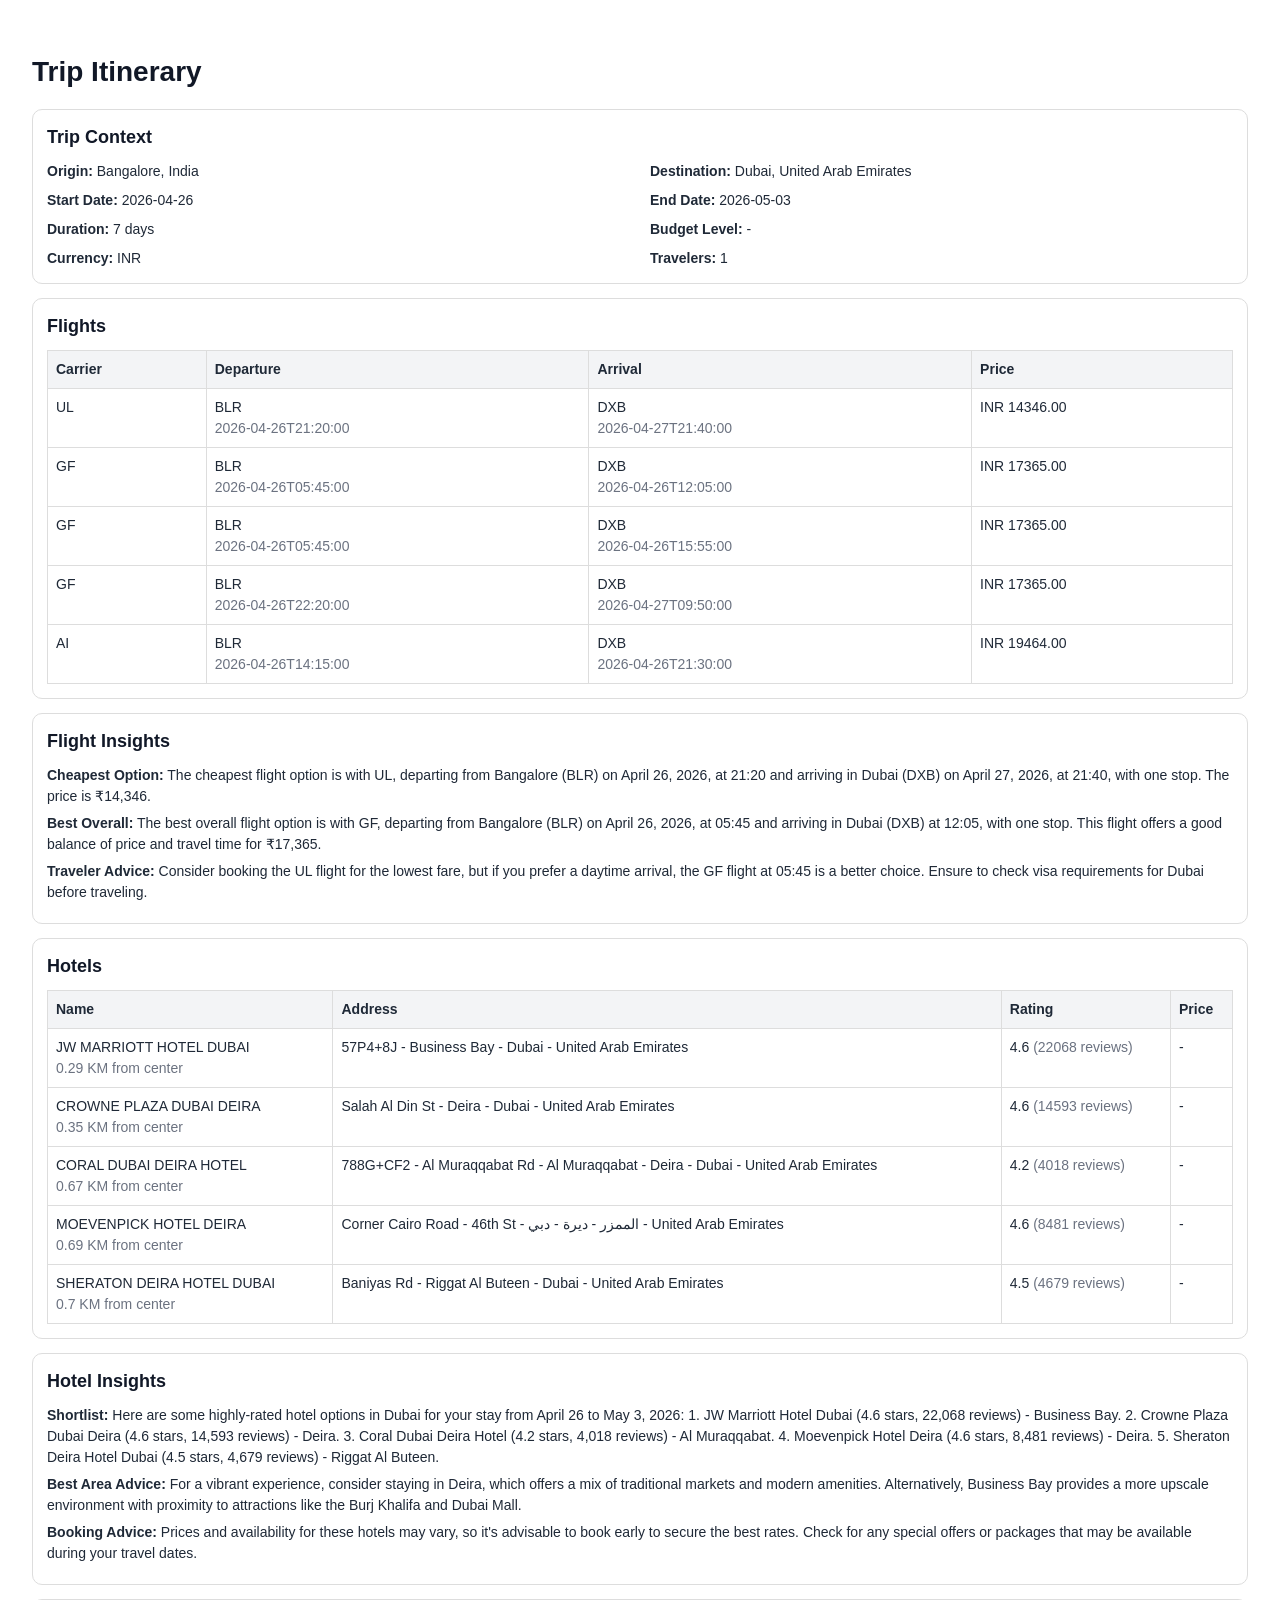
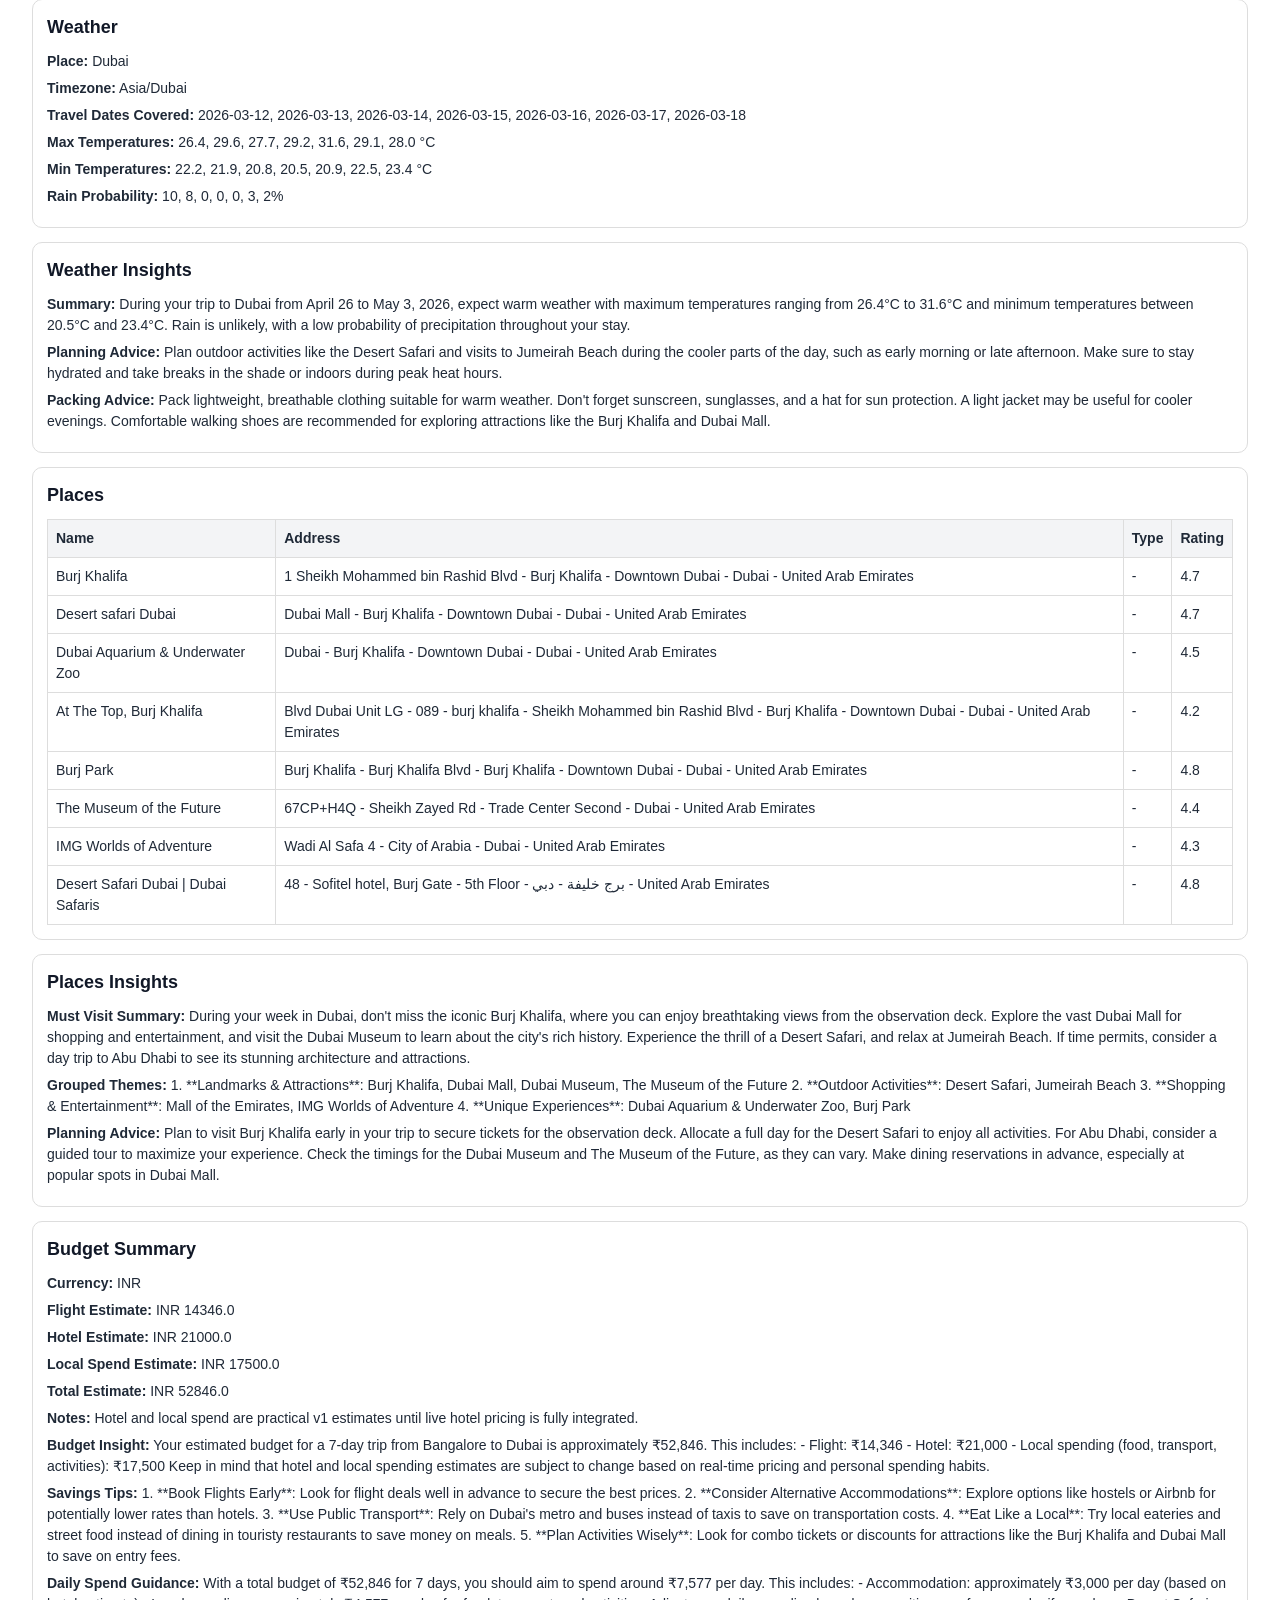
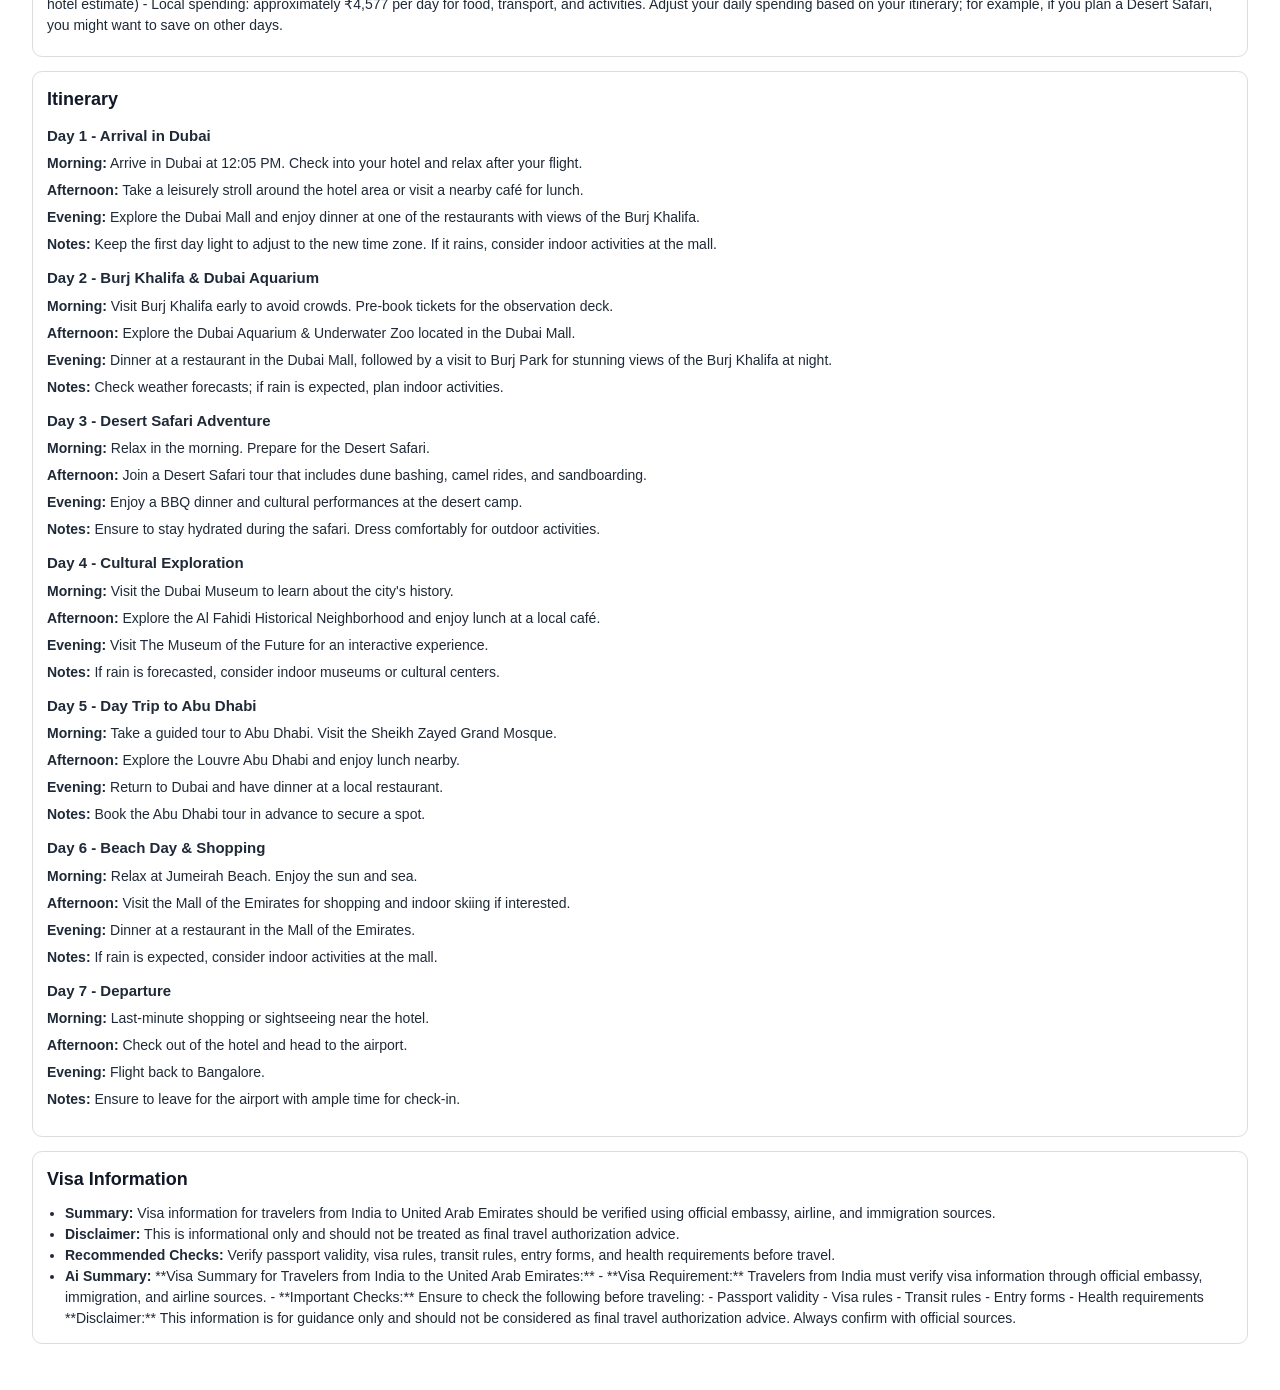
<file: generated/itinerary_4b30db4b-1b1f-4c50-a665-a3857ff23860.html>
<!doctype html>
<html>

<head>
  <meta charset="utf-8" />
  <style>
    body {
      font-family: Arial, sans-serif;
      padding: 24px;
      color: #1f2937;
      font-size: 14px;
      line-height: 1.5;
    }

    h1 {
      margin-bottom: 16px;
      color: #111827;
    }

    h2 {
      margin: 0 0 10px 0;
      font-size: 18px;
      color: #111827;
    }

    h3 {
      margin: 12px 0 6px 0;
      font-size: 15px;
    }

    .card {
      border: 1px solid #ddd;
      border-radius: 10px;
      padding: 14px;
      margin-bottom: 14px;
      page-break-inside: avoid;
    }

    .grid {
      display: grid;
      grid-template-columns: 1fr 1fr;
      gap: 8px 20px;
    }

    .label {
      font-weight: bold;
    }

    table {
      width: 100%;
      border-collapse: collapse;
      margin-top: 8px;
    }

    th,
    td {
      border: 1px solid #ddd;
      padding: 8px;
      text-align: left;
      vertical-align: top;
    }

    th {
      background: #f3f4f6;
    }

    ul {
      margin: 6px 0 0 18px;
      padding: 0;
    }

    p {
      margin: 6px 0;
    }

    .muted {
      color: #6b7280;
    }
  </style>
</head>

<body>
  <h1>Trip Itinerary</h1>

  <div class="card">
    <h2>Trip Context</h2>
    <div class="grid">
      <div><span class="label">Origin:</span> Bangalore, India</div>
      <div><span class="label">Destination:</span> Dubai, United Arab Emirates</div>
      <div><span class="label">Start Date:</span> 2026-04-26</div>
      <div><span class="label">End Date:</span> 2026-05-03</div>
      <div><span class="label">Duration:</span> 7 days</div>
      <div><span class="label">Budget Level:</span> -</div>
      <div><span class="label">Currency:</span> INR</div>
      <div><span class="label">Travelers:</span> 1</div>
    </div>
  </div>

  <div class="card">
    <h2>Flights</h2>
    
    <table>
      <thead>
        <tr>
          <th>Carrier</th>
          <th>Departure</th>
          <th>Arrival</th>
          <th>Price</th>
        </tr>
      </thead>
      <tbody>
        
        <tr>
          <td>UL</td>
          <td>
            BLR
            
            <br><span class="muted">2026-04-26T21:20:00</span>
            
          </td>
          <td>
            DXB
            
            <br><span class="muted">2026-04-27T21:40:00</span>
            
          </td>
          <td>INR 14346.00</td>
        </tr>
        
        <tr>
          <td>GF</td>
          <td>
            BLR
            
            <br><span class="muted">2026-04-26T05:45:00</span>
            
          </td>
          <td>
            DXB
            
            <br><span class="muted">2026-04-26T12:05:00</span>
            
          </td>
          <td>INR 17365.00</td>
        </tr>
        
        <tr>
          <td>GF</td>
          <td>
            BLR
            
            <br><span class="muted">2026-04-26T05:45:00</span>
            
          </td>
          <td>
            DXB
            
            <br><span class="muted">2026-04-26T15:55:00</span>
            
          </td>
          <td>INR 17365.00</td>
        </tr>
        
        <tr>
          <td>GF</td>
          <td>
            BLR
            
            <br><span class="muted">2026-04-26T22:20:00</span>
            
          </td>
          <td>
            DXB
            
            <br><span class="muted">2026-04-27T09:50:00</span>
            
          </td>
          <td>INR 17365.00</td>
        </tr>
        
        <tr>
          <td>AI</td>
          <td>
            BLR
            
            <br><span class="muted">2026-04-26T14:15:00</span>
            
          </td>
          <td>
            DXB
            
            <br><span class="muted">2026-04-26T21:30:00</span>
            
          </td>
          <td>INR 19464.00</td>
        </tr>
        
      </tbody>
    </table>
    
  </div>

  <div class="card">
    <h2>Flight Insights</h2>
    
    
    <p><span class="label">Cheapest Option:</span> The cheapest flight option is with UL, departing from Bangalore (BLR) on April 26, 2026, at 21:20 and arriving in Dubai (DXB) on April 27, 2026, at 21:40, with one stop. The price is ₹14,346.</p>
    
    
    <p><span class="label">Best Overall:</span> The best overall flight option is with GF, departing from Bangalore (BLR) on April 26, 2026, at 05:45 and arriving in Dubai (DXB) at 12:05, with one stop. This flight offers a good balance of price and travel time for ₹17,365.</p>
    
    
    <p><span class="label">Traveler Advice:</span> Consider booking the UL flight for the lowest fare, but if you prefer a daytime arrival, the GF flight at 05:45 is a better choice. Ensure to check visa requirements for Dubai before traveling.</p>
    
    
  </div>

  <div class="card">
    <h2>Hotels</h2>
    
    <table>
      <thead>
        <tr>
          <th>Name</th>
          <th>Address</th>
          <th>Rating</th>
          <th>Price</th>
        </tr>
      </thead>
      <tbody>
        
        <tr>
          <td>
            JW MARRIOTT HOTEL DUBAI
            
            <br><span class="muted">0.29 KM from center</span>
            
          </td>
          <td>57P4+8J - Business Bay - Dubai - United Arab Emirates</td>
          <td>
            4.6
            
            <span class="muted">(22068 reviews)</span>
            
          </td>
          <td> -</td>
        </tr>
        
        <tr>
          <td>
            CROWNE PLAZA DUBAI DEIRA
            
            <br><span class="muted">0.35 KM from center</span>
            
          </td>
          <td>Salah Al Din St - Deira - Dubai - United Arab Emirates</td>
          <td>
            4.6
            
            <span class="muted">(14593 reviews)</span>
            
          </td>
          <td> -</td>
        </tr>
        
        <tr>
          <td>
            CORAL DUBAI DEIRA HOTEL
            
            <br><span class="muted">0.67 KM from center</span>
            
          </td>
          <td>788G+CF2 - Al Muraqqabat Rd - Al Muraqqabat - Deira - Dubai - United Arab Emirates</td>
          <td>
            4.2
            
            <span class="muted">(4018 reviews)</span>
            
          </td>
          <td> -</td>
        </tr>
        
        <tr>
          <td>
            MOEVENPICK HOTEL DEIRA
            
            <br><span class="muted">0.69 KM from center</span>
            
          </td>
          <td>Corner Cairo Road - 46th St - الممزر - ديرة - دبي - United Arab Emirates</td>
          <td>
            4.6
            
            <span class="muted">(8481 reviews)</span>
            
          </td>
          <td> -</td>
        </tr>
        
        <tr>
          <td>
            SHERATON DEIRA HOTEL DUBAI
            
            <br><span class="muted">0.7 KM from center</span>
            
          </td>
          <td>Baniyas Rd - Riggat Al Buteen - Dubai - United Arab Emirates</td>
          <td>
            4.5
            
            <span class="muted">(4679 reviews)</span>
            
          </td>
          <td> -</td>
        </tr>
        
      </tbody>
    </table>
    
  </div>

  <div class="card">
    <h2>Hotel Insights</h2>
    
    
    <p><span class="label">Shortlist:</span> Here are some highly-rated hotel options in Dubai for your stay from April 26 to May 3, 2026: 1. JW Marriott Hotel Dubai (4.6 stars, 22,068 reviews) - Business Bay. 2. Crowne Plaza Dubai Deira (4.6 stars, 14,593 reviews) - Deira. 3. Coral Dubai Deira Hotel (4.2 stars, 4,018 reviews) - Al Muraqqabat. 4. Moevenpick Hotel Deira (4.6 stars, 8,481 reviews) - Deira. 5. Sheraton Deira Hotel Dubai (4.5 stars, 4,679 reviews) - Riggat Al Buteen.</p>
    
    
    <p><span class="label">Best Area Advice:</span> For a vibrant experience, consider staying in Deira, which offers a mix of traditional markets and modern amenities. Alternatively, Business Bay provides a more upscale environment with proximity to attractions like the Burj Khalifa and Dubai Mall.</p>
    
    
    <p><span class="label">Booking Advice:</span> Prices and availability for these hotels may vary, so it&#39;s advisable to book early to secure the best rates. Check for any special offers or packages that may be available during your travel dates.</p>
    
    
  </div>

  <div class="card">
    <h2>Weather</h2>
    
    
    <p><span class="label">Place:</span> Dubai</p>
    
    
    <p><span class="label">Timezone:</span> Asia/Dubai</p>
    

    
    <p><span class="label">Travel Dates Covered:</span> 2026-03-12, 2026-03-13, 2026-03-14, 2026-03-15, 2026-03-16, 2026-03-17, 2026-03-18</p>
    

    
    <p><span class="label">Max Temperatures:</span> 26.4, 29.6, 27.7, 29.2, 31.6, 29.1, 28.0 °C</p>
    

    
    <p><span class="label">Min Temperatures:</span> 22.2, 21.9, 20.8, 20.5, 20.9, 22.5, 23.4 °C</p>
    

    
    <p><span class="label">Rain Probability:</span> 10, 8, 0, 0, 0, 3, 2%</p>
    
    
  </div>

  <div class="card">
    <h2>Weather Insights</h2>
    
    
    <p><span class="label">Summary:</span> During your trip to Dubai from April 26 to May 3, 2026, expect warm weather with maximum temperatures ranging from 26.4°C to 31.6°C and minimum temperatures between 20.5°C and 23.4°C. Rain is unlikely, with a low probability of precipitation throughout your stay.</p>
    
    
    <p><span class="label">Planning Advice:</span> Plan outdoor activities like the Desert Safari and visits to Jumeirah Beach during the cooler parts of the day, such as early morning or late afternoon. Make sure to stay hydrated and take breaks in the shade or indoors during peak heat hours.</p>
    
    
    <p><span class="label">Packing Advice:</span> Pack lightweight, breathable clothing suitable for warm weather. Don&#39;t forget sunscreen, sunglasses, and a hat for sun protection. A light jacket may be useful for cooler evenings. Comfortable walking shoes are recommended for exploring attractions like the Burj Khalifa and Dubai Mall.</p>
    
    
  </div>

  <div class="card">
    <h2>Places</h2>
    
    <table>
      <thead>
        <tr>
          <th>Name</th>
          <th>Address</th>
          <th>Type</th>
          <th>Rating</th>
        </tr>
      </thead>
      <tbody>
        
        <tr>
          <td>
            
            Burj Khalifa
            
          </td>
          <td>1 Sheikh Mohammed bin Rashid Blvd - Burj Khalifa - Downtown Dubai - Dubai - United Arab Emirates</td>
          <td>-</td>
          <td>
            4.7
            
          </td>
        </tr>
        
        <tr>
          <td>
            
            Desert safari Dubai
            
          </td>
          <td>Dubai Mall - Burj Khalifa - Downtown Dubai - Dubai - United Arab Emirates</td>
          <td>-</td>
          <td>
            4.7
            
          </td>
        </tr>
        
        <tr>
          <td>
            
            Dubai Aquarium &amp; Underwater Zoo
            
          </td>
          <td>Dubai - Burj Khalifa - Downtown Dubai - Dubai - United Arab Emirates</td>
          <td>-</td>
          <td>
            4.5
            
          </td>
        </tr>
        
        <tr>
          <td>
            
            At The Top, Burj Khalifa
            
          </td>
          <td>Blvd Dubai Unit LG - 089 - burj khalifa - Sheikh Mohammed bin Rashid Blvd - Burj Khalifa - Downtown Dubai - Dubai - United Arab Emirates</td>
          <td>-</td>
          <td>
            4.2
            
          </td>
        </tr>
        
        <tr>
          <td>
            
            Burj Park
            
          </td>
          <td>Burj Khalifa - Burj Khalifa Blvd - Burj Khalifa - Downtown Dubai - Dubai - United Arab Emirates</td>
          <td>-</td>
          <td>
            4.8
            
          </td>
        </tr>
        
        <tr>
          <td>
            
            The Museum of the Future
            
          </td>
          <td>67CP+H4Q - Sheikh Zayed Rd - Trade Center Second - Dubai - United Arab Emirates</td>
          <td>-</td>
          <td>
            4.4
            
          </td>
        </tr>
        
        <tr>
          <td>
            
            IMG Worlds of Adventure
            
          </td>
          <td>Wadi Al Safa 4 - City of Arabia - Dubai - United Arab Emirates</td>
          <td>-</td>
          <td>
            4.3
            
          </td>
        </tr>
        
        <tr>
          <td>
            
            Desert Safari Dubai | Dubai Safaris
            
          </td>
          <td>48 - Sofitel hotel, Burj Gate - 5th Floor - برج خليفة - دبي - United Arab Emirates</td>
          <td>-</td>
          <td>
            4.8
            
          </td>
        </tr>
        
      </tbody>
    </table>
    
  </div>

  <div class="card">
    <h2>Places Insights</h2>
    
    
    <p><span class="label">Must Visit Summary:</span> During your week in Dubai, don&#39;t miss the iconic Burj Khalifa, where you can enjoy breathtaking views from the observation deck. Explore the vast Dubai Mall for shopping and entertainment, and visit the Dubai Museum to learn about the city&#39;s rich history. Experience the thrill of a Desert Safari, and relax at Jumeirah Beach. If time permits, consider a day trip to Abu Dhabi to see its stunning architecture and attractions.</p>
    
    
    <p><span class="label">Grouped Themes:</span> 1. **Landmarks &amp; Attractions**: Burj Khalifa, Dubai Mall, Dubai Museum, The Museum of the Future  
2. **Outdoor Activities**: Desert Safari, Jumeirah Beach  
3. **Shopping &amp; Entertainment**: Mall of the Emirates, IMG Worlds of Adventure  
4. **Unique Experiences**: Dubai Aquarium &amp; Underwater Zoo, Burj Park</p>
    
    
    <p><span class="label">Planning Advice:</span> Plan to visit Burj Khalifa early in your trip to secure tickets for the observation deck. Allocate a full day for the Desert Safari to enjoy all activities. For Abu Dhabi, consider a guided tour to maximize your experience. Check the timings for the Dubai Museum and The Museum of the Future, as they can vary. Make dining reservations in advance, especially at popular spots in Dubai Mall.</p>
    
    
  </div>

  <div class="card">
    <h2>Budget Summary</h2>
    
    
    <p><span class="label">Currency:</span> INR</p>
    
    
    <p><span class="label">Flight Estimate:</span> INR 14346.0</p>
    
    
    <p><span class="label">Hotel Estimate:</span> INR 21000.0</p>
    
    
    <p><span class="label">Local Spend Estimate:</span> INR 17500.0</p>
    
    
    <p><span class="label">Total Estimate:</span> INR 52846.0</p>
    
    
    <p><span class="label">Notes:</span> Hotel and local spend are practical v1 estimates until live hotel pricing is fully integrated.</p>
    

    
    
    <p><span class="label">Budget Insight:</span> Your estimated budget for a 7-day trip from Bangalore to Dubai is approximately ₹52,846. This includes:
- Flight: ₹14,346
- Hotel: ₹21,000
- Local spending (food, transport, activities): ₹17,500

Keep in mind that hotel and local spending estimates are subject to change based on real-time pricing and personal spending habits.</p>
    
    
    <p><span class="label">Savings Tips:</span> 1. **Book Flights Early**: Look for flight deals well in advance to secure the best prices.
2. **Consider Alternative Accommodations**: Explore options like hostels or Airbnb for potentially lower rates than hotels.
3. **Use Public Transport**: Rely on Dubai&#39;s metro and buses instead of taxis to save on transportation costs.
4. **Eat Like a Local**: Try local eateries and street food instead of dining in touristy restaurants to save money on meals.
5. **Plan Activities Wisely**: Look for combo tickets or discounts for attractions like the Burj Khalifa and Dubai Mall to save on entry fees.</p>
    
    
    <p><span class="label">Daily Spend Guidance:</span> With a total budget of ₹52,846 for 7 days, you should aim to spend around ₹7,577 per day. This includes:
- Accommodation: approximately ₹3,000 per day (based on hotel estimate)
- Local spending: approximately ₹4,577 per day for food, transport, and activities. 

Adjust your daily spending based on your itinerary; for example, if you plan a Desert Safari, you might want to save on other days.</p>
    
    
    
  </div>

  <div class="card">
    <h2>Itinerary</h2>
    
    
    
    <div style="margin-bottom: 12px;">
      <h3>Day 1 - Arrival in Dubai</h3>
      <p><span class="label">Morning:</span> Arrive in Dubai at 12:05 PM. Check into your hotel and relax after your flight.</p>
      <p><span class="label">Afternoon:</span> Take a leisurely stroll around the hotel area or visit a nearby café for lunch.</p>
      <p><span class="label">Evening:</span> Explore the Dubai Mall and enjoy dinner at one of the restaurants with views of the Burj Khalifa.</p>
      <p><span class="label">Notes:</span> Keep the first day light to adjust to the new time zone. If it rains, consider indoor activities at the mall.</p>
    </div>
    
    <div style="margin-bottom: 12px;">
      <h3>Day 2 - Burj Khalifa &amp; Dubai Aquarium</h3>
      <p><span class="label">Morning:</span> Visit Burj Khalifa early to avoid crowds. Pre-book tickets for the observation deck.</p>
      <p><span class="label">Afternoon:</span> Explore the Dubai Aquarium &amp; Underwater Zoo located in the Dubai Mall.</p>
      <p><span class="label">Evening:</span> Dinner at a restaurant in the Dubai Mall, followed by a visit to Burj Park for stunning views of the Burj Khalifa at night.</p>
      <p><span class="label">Notes:</span> Check weather forecasts; if rain is expected, plan indoor activities.</p>
    </div>
    
    <div style="margin-bottom: 12px;">
      <h3>Day 3 - Desert Safari Adventure</h3>
      <p><span class="label">Morning:</span> Relax in the morning. Prepare for the Desert Safari.</p>
      <p><span class="label">Afternoon:</span> Join a Desert Safari tour that includes dune bashing, camel rides, and sandboarding.</p>
      <p><span class="label">Evening:</span> Enjoy a BBQ dinner and cultural performances at the desert camp.</p>
      <p><span class="label">Notes:</span> Ensure to stay hydrated during the safari. Dress comfortably for outdoor activities.</p>
    </div>
    
    <div style="margin-bottom: 12px;">
      <h3>Day 4 - Cultural Exploration</h3>
      <p><span class="label">Morning:</span> Visit the Dubai Museum to learn about the city&#39;s history.</p>
      <p><span class="label">Afternoon:</span> Explore the Al Fahidi Historical Neighborhood and enjoy lunch at a local café.</p>
      <p><span class="label">Evening:</span> Visit The Museum of the Future for an interactive experience.</p>
      <p><span class="label">Notes:</span> If rain is forecasted, consider indoor museums or cultural centers.</p>
    </div>
    
    <div style="margin-bottom: 12px;">
      <h3>Day 5 - Day Trip to Abu Dhabi</h3>
      <p><span class="label">Morning:</span> Take a guided tour to Abu Dhabi. Visit the Sheikh Zayed Grand Mosque.</p>
      <p><span class="label">Afternoon:</span> Explore the Louvre Abu Dhabi and enjoy lunch nearby.</p>
      <p><span class="label">Evening:</span> Return to Dubai and have dinner at a local restaurant.</p>
      <p><span class="label">Notes:</span> Book the Abu Dhabi tour in advance to secure a spot.</p>
    </div>
    
    <div style="margin-bottom: 12px;">
      <h3>Day 6 - Beach Day &amp; Shopping</h3>
      <p><span class="label">Morning:</span> Relax at Jumeirah Beach. Enjoy the sun and sea.</p>
      <p><span class="label">Afternoon:</span> Visit the Mall of the Emirates for shopping and indoor skiing if interested.</p>
      <p><span class="label">Evening:</span> Dinner at a restaurant in the Mall of the Emirates.</p>
      <p><span class="label">Notes:</span> If rain is expected, consider indoor activities at the mall.</p>
    </div>
    
    <div style="margin-bottom: 12px;">
      <h3>Day 7 - Departure</h3>
      <p><span class="label">Morning:</span> Last-minute shopping or sightseeing near the hotel.</p>
      <p><span class="label">Afternoon:</span> Check out of the hotel and head to the airport.</p>
      <p><span class="label">Evening:</span> Flight back to Bangalore.</p>
      <p><span class="label">Notes:</span> Ensure to leave for the airport with ample time for check-in.</p>
    </div>
    
    
    
  </div>

  <div class="card">
    <h2>Visa Information</h2>
    
    
    <ul>
      
      <li><span class="label">Summary:</span> Visa information for travelers from India to United Arab Emirates should be verified using official embassy, airline, and immigration sources.</li>
      
      <li><span class="label">Disclaimer:</span> This is informational only and should not be treated as final travel authorization advice.</li>
      
      <li><span class="label">Recommended Checks:</span> Verify passport validity, visa rules, transit rules, entry forms, and health requirements before travel.</li>
      
      <li><span class="label">Ai Summary:</span> **Visa Summary for Travelers from India to the United Arab Emirates:**  
- **Visa Requirement:** Travelers from India must verify visa information through official embassy, immigration, and airline sources.  
- **Important Checks:** Ensure to check the following before traveling:  
  - Passport validity  
  - Visa rules  
  - Transit rules  
  - Entry forms  
  - Health requirements  

**Disclaimer:** This information is for guidance only and should not be considered as final travel authorization advice. Always confirm with official sources.</li>
      
    </ul>
    
    
  </div>
</body>

</html>
</file>
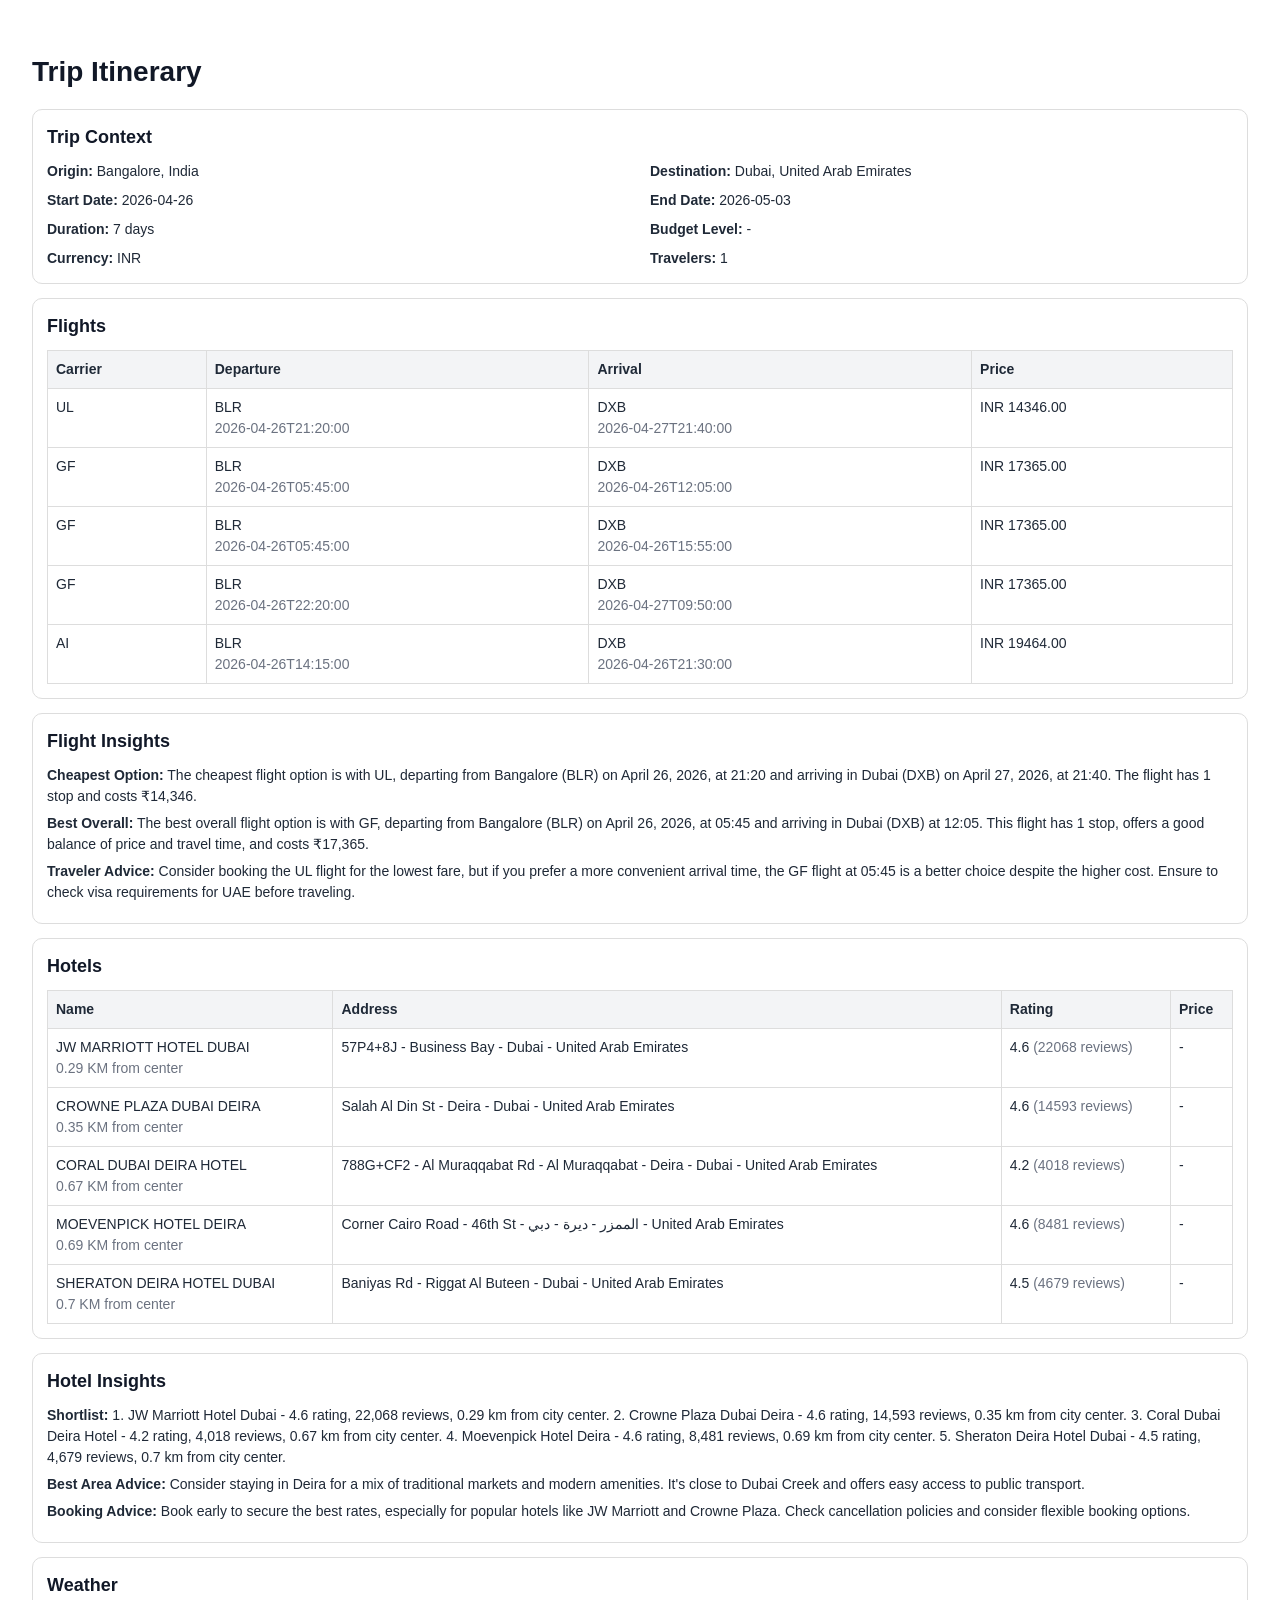
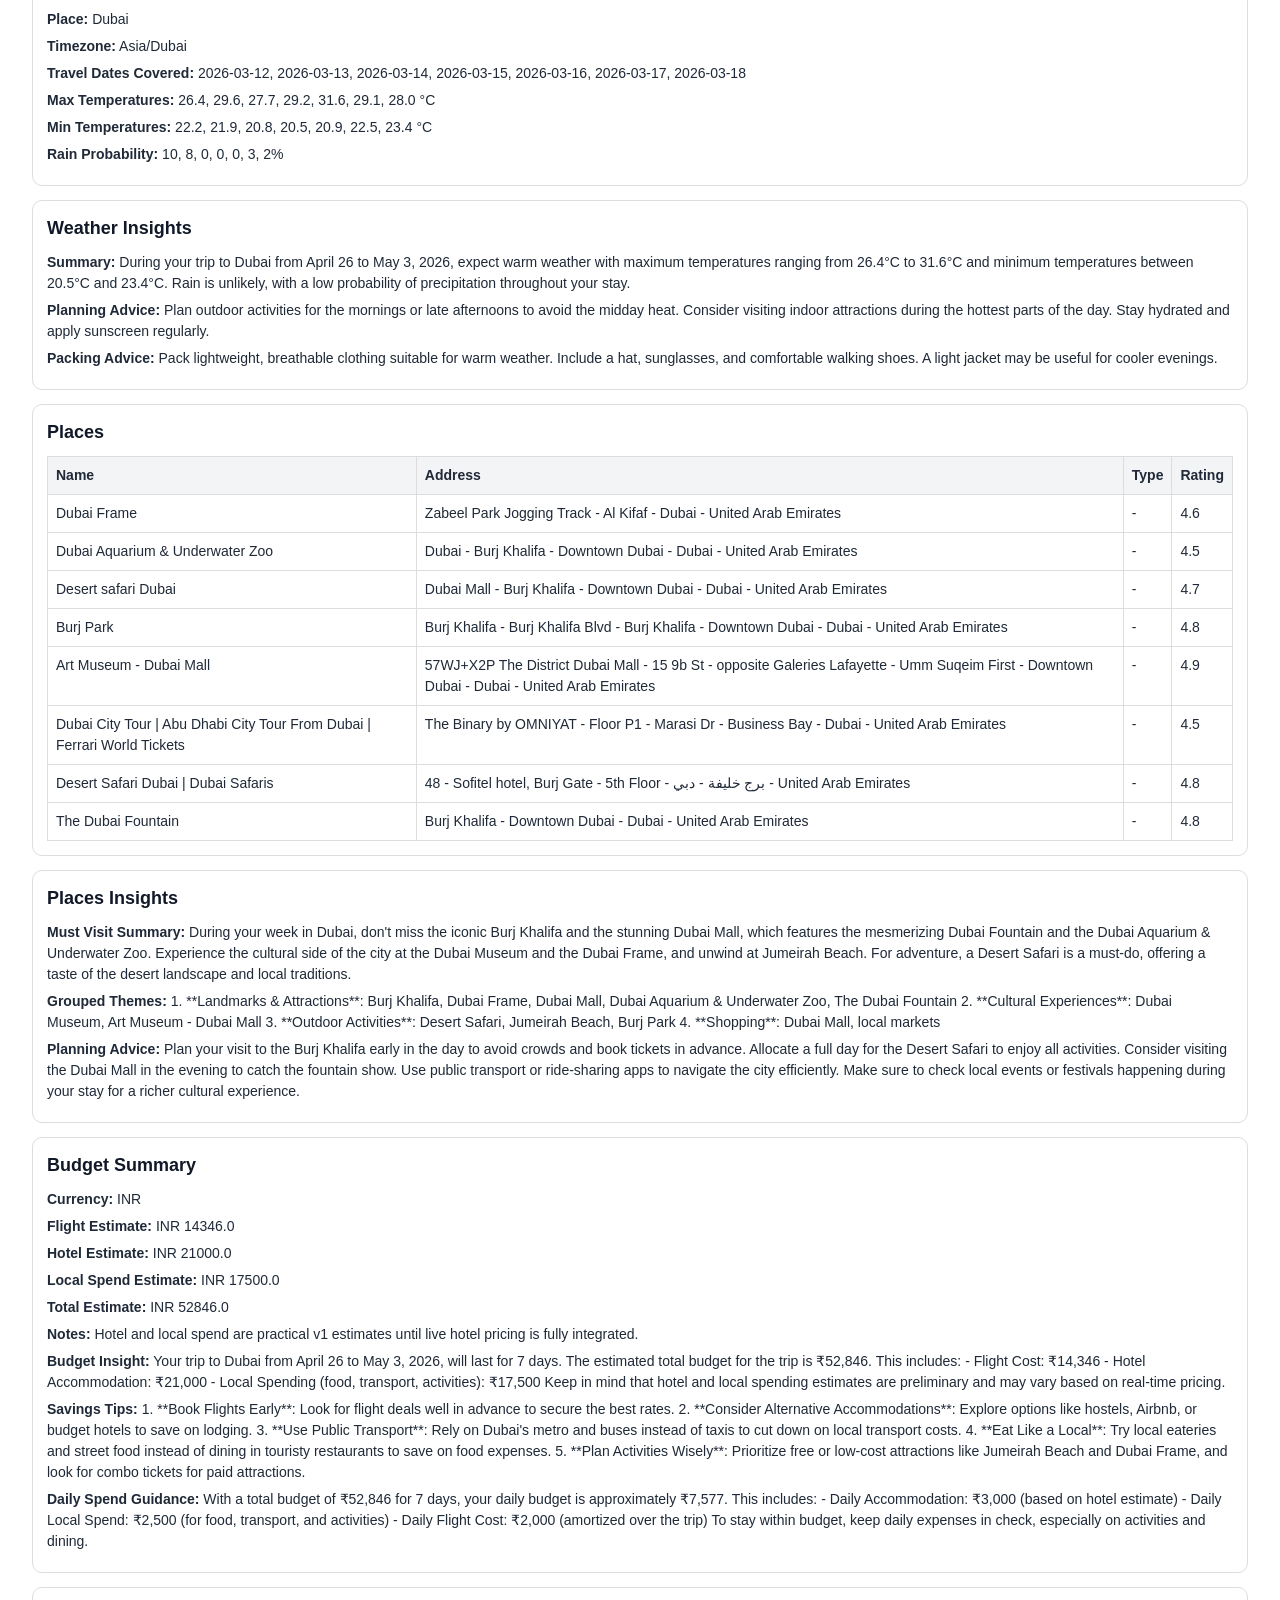
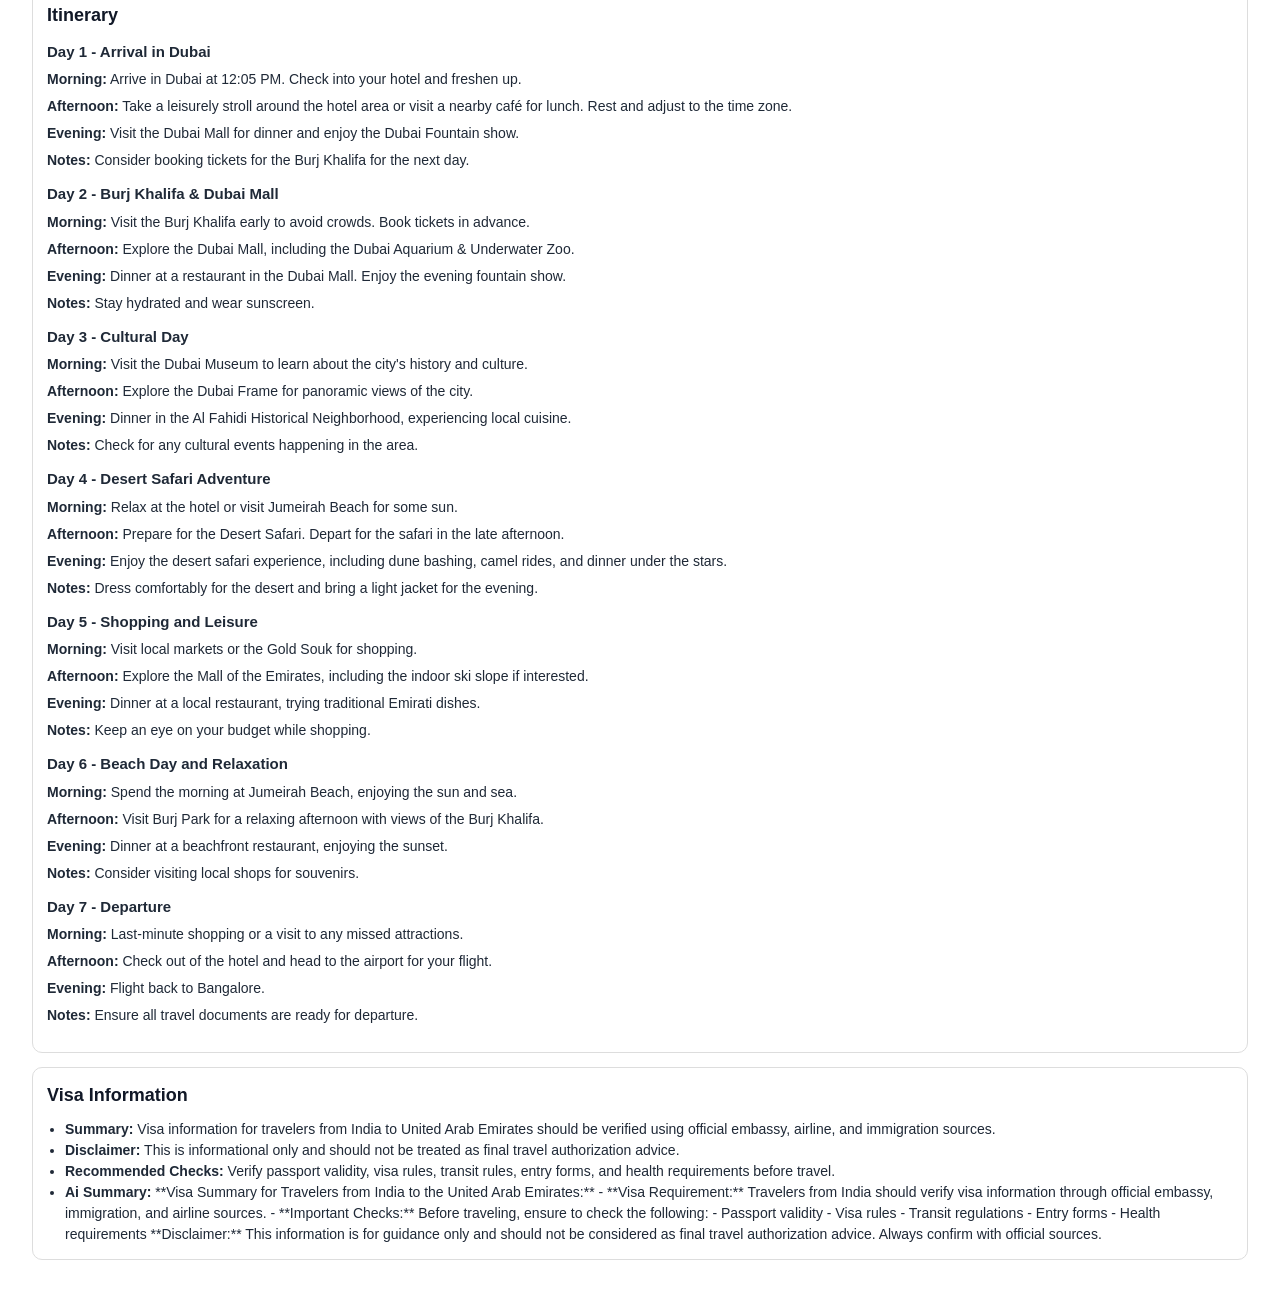
<file: generated/itinerary_5f53bfb1-7313-4cfa-8e2c-1a7bc9897665.html>
<!doctype html>
<html>

<head>
  <meta charset="utf-8" />
  <style>
    body {
      font-family: Arial, sans-serif;
      padding: 24px;
      color: #1f2937;
      font-size: 14px;
      line-height: 1.5;
    }

    h1 {
      margin-bottom: 16px;
      color: #111827;
    }

    h2 {
      margin: 0 0 10px 0;
      font-size: 18px;
      color: #111827;
    }

    h3 {
      margin: 12px 0 6px 0;
      font-size: 15px;
    }

    .card {
      border: 1px solid #ddd;
      border-radius: 10px;
      padding: 14px;
      margin-bottom: 14px;
      page-break-inside: avoid;
    }

    .grid {
      display: grid;
      grid-template-columns: 1fr 1fr;
      gap: 8px 20px;
    }

    .label {
      font-weight: bold;
    }

    table {
      width: 100%;
      border-collapse: collapse;
      margin-top: 8px;
    }

    th,
    td {
      border: 1px solid #ddd;
      padding: 8px;
      text-align: left;
      vertical-align: top;
    }

    th {
      background: #f3f4f6;
    }

    ul {
      margin: 6px 0 0 18px;
      padding: 0;
    }

    p {
      margin: 6px 0;
    }

    .muted {
      color: #6b7280;
    }
  </style>
</head>

<body>
  <h1>Trip Itinerary</h1>

  <div class="card">
    <h2>Trip Context</h2>
    <div class="grid">
      <div><span class="label">Origin:</span> Bangalore, India</div>
      <div><span class="label">Destination:</span> Dubai, United Arab Emirates</div>
      <div><span class="label">Start Date:</span> 2026-04-26</div>
      <div><span class="label">End Date:</span> 2026-05-03</div>
      <div><span class="label">Duration:</span> 7 days</div>
      <div><span class="label">Budget Level:</span> -</div>
      <div><span class="label">Currency:</span> INR</div>
      <div><span class="label">Travelers:</span> 1</div>
    </div>
  </div>

  <div class="card">
    <h2>Flights</h2>
    
    <table>
      <thead>
        <tr>
          <th>Carrier</th>
          <th>Departure</th>
          <th>Arrival</th>
          <th>Price</th>
        </tr>
      </thead>
      <tbody>
        
        <tr>
          <td>UL</td>
          <td>
            BLR
            
            <br><span class="muted">2026-04-26T21:20:00</span>
            
          </td>
          <td>
            DXB
            
            <br><span class="muted">2026-04-27T21:40:00</span>
            
          </td>
          <td>INR 14346.00</td>
        </tr>
        
        <tr>
          <td>GF</td>
          <td>
            BLR
            
            <br><span class="muted">2026-04-26T05:45:00</span>
            
          </td>
          <td>
            DXB
            
            <br><span class="muted">2026-04-26T12:05:00</span>
            
          </td>
          <td>INR 17365.00</td>
        </tr>
        
        <tr>
          <td>GF</td>
          <td>
            BLR
            
            <br><span class="muted">2026-04-26T05:45:00</span>
            
          </td>
          <td>
            DXB
            
            <br><span class="muted">2026-04-26T15:55:00</span>
            
          </td>
          <td>INR 17365.00</td>
        </tr>
        
        <tr>
          <td>GF</td>
          <td>
            BLR
            
            <br><span class="muted">2026-04-26T22:20:00</span>
            
          </td>
          <td>
            DXB
            
            <br><span class="muted">2026-04-27T09:50:00</span>
            
          </td>
          <td>INR 17365.00</td>
        </tr>
        
        <tr>
          <td>AI</td>
          <td>
            BLR
            
            <br><span class="muted">2026-04-26T14:15:00</span>
            
          </td>
          <td>
            DXB
            
            <br><span class="muted">2026-04-26T21:30:00</span>
            
          </td>
          <td>INR 19464.00</td>
        </tr>
        
      </tbody>
    </table>
    
  </div>

  <div class="card">
    <h2>Flight Insights</h2>
    
    
    <p><span class="label">Cheapest Option:</span> The cheapest flight option is with UL, departing from Bangalore (BLR) on April 26, 2026, at 21:20 and arriving in Dubai (DXB) on April 27, 2026, at 21:40. The flight has 1 stop and costs ₹14,346.</p>
    
    
    <p><span class="label">Best Overall:</span> The best overall flight option is with GF, departing from Bangalore (BLR) on April 26, 2026, at 05:45 and arriving in Dubai (DXB) at 12:05. This flight has 1 stop, offers a good balance of price and travel time, and costs ₹17,365.</p>
    
    
    <p><span class="label">Traveler Advice:</span> Consider booking the UL flight for the lowest fare, but if you prefer a more convenient arrival time, the GF flight at 05:45 is a better choice despite the higher cost. Ensure to check visa requirements for UAE before traveling.</p>
    
    
  </div>

  <div class="card">
    <h2>Hotels</h2>
    
    <table>
      <thead>
        <tr>
          <th>Name</th>
          <th>Address</th>
          <th>Rating</th>
          <th>Price</th>
        </tr>
      </thead>
      <tbody>
        
        <tr>
          <td>
            JW MARRIOTT HOTEL DUBAI
            
            <br><span class="muted">0.29 KM from center</span>
            
          </td>
          <td>57P4+8J - Business Bay - Dubai - United Arab Emirates</td>
          <td>
            4.6
            
            <span class="muted">(22068 reviews)</span>
            
          </td>
          <td> -</td>
        </tr>
        
        <tr>
          <td>
            CROWNE PLAZA DUBAI DEIRA
            
            <br><span class="muted">0.35 KM from center</span>
            
          </td>
          <td>Salah Al Din St - Deira - Dubai - United Arab Emirates</td>
          <td>
            4.6
            
            <span class="muted">(14593 reviews)</span>
            
          </td>
          <td> -</td>
        </tr>
        
        <tr>
          <td>
            CORAL DUBAI DEIRA HOTEL
            
            <br><span class="muted">0.67 KM from center</span>
            
          </td>
          <td>788G+CF2 - Al Muraqqabat Rd - Al Muraqqabat - Deira - Dubai - United Arab Emirates</td>
          <td>
            4.2
            
            <span class="muted">(4018 reviews)</span>
            
          </td>
          <td> -</td>
        </tr>
        
        <tr>
          <td>
            MOEVENPICK HOTEL DEIRA
            
            <br><span class="muted">0.69 KM from center</span>
            
          </td>
          <td>Corner Cairo Road - 46th St - الممزر - ديرة - دبي - United Arab Emirates</td>
          <td>
            4.6
            
            <span class="muted">(8481 reviews)</span>
            
          </td>
          <td> -</td>
        </tr>
        
        <tr>
          <td>
            SHERATON DEIRA HOTEL DUBAI
            
            <br><span class="muted">0.7 KM from center</span>
            
          </td>
          <td>Baniyas Rd - Riggat Al Buteen - Dubai - United Arab Emirates</td>
          <td>
            4.5
            
            <span class="muted">(4679 reviews)</span>
            
          </td>
          <td> -</td>
        </tr>
        
      </tbody>
    </table>
    
  </div>

  <div class="card">
    <h2>Hotel Insights</h2>
    
    
    <p><span class="label">Shortlist:</span> 1. JW Marriott Hotel Dubai - 4.6 rating, 22,068 reviews, 0.29 km from city center.  
2. Crowne Plaza Dubai Deira - 4.6 rating, 14,593 reviews, 0.35 km from city center.  
3. Coral Dubai Deira Hotel - 4.2 rating, 4,018 reviews, 0.67 km from city center.  
4. Moevenpick Hotel Deira - 4.6 rating, 8,481 reviews, 0.69 km from city center.  
5. Sheraton Deira Hotel Dubai - 4.5 rating, 4,679 reviews, 0.7 km from city center.</p>
    
    
    <p><span class="label">Best Area Advice:</span> Consider staying in Deira for a mix of traditional markets and modern amenities. It&#39;s close to Dubai Creek and offers easy access to public transport.</p>
    
    
    <p><span class="label">Booking Advice:</span> Book early to secure the best rates, especially for popular hotels like JW Marriott and Crowne Plaza. Check cancellation policies and consider flexible booking options.</p>
    
    
  </div>

  <div class="card">
    <h2>Weather</h2>
    
    
    <p><span class="label">Place:</span> Dubai</p>
    
    
    <p><span class="label">Timezone:</span> Asia/Dubai</p>
    

    
    <p><span class="label">Travel Dates Covered:</span> 2026-03-12, 2026-03-13, 2026-03-14, 2026-03-15, 2026-03-16, 2026-03-17, 2026-03-18</p>
    

    
    <p><span class="label">Max Temperatures:</span> 26.4, 29.6, 27.7, 29.2, 31.6, 29.1, 28.0 °C</p>
    

    
    <p><span class="label">Min Temperatures:</span> 22.2, 21.9, 20.8, 20.5, 20.9, 22.5, 23.4 °C</p>
    

    
    <p><span class="label">Rain Probability:</span> 10, 8, 0, 0, 0, 3, 2%</p>
    
    
  </div>

  <div class="card">
    <h2>Weather Insights</h2>
    
    
    <p><span class="label">Summary:</span> During your trip to Dubai from April 26 to May 3, 2026, expect warm weather with maximum temperatures ranging from 26.4°C to 31.6°C and minimum temperatures between 20.5°C and 23.4°C. Rain is unlikely, with a low probability of precipitation throughout your stay.</p>
    
    
    <p><span class="label">Planning Advice:</span> Plan outdoor activities for the mornings or late afternoons to avoid the midday heat. Consider visiting indoor attractions during the hottest parts of the day. Stay hydrated and apply sunscreen regularly.</p>
    
    
    <p><span class="label">Packing Advice:</span> Pack lightweight, breathable clothing suitable for warm weather. Include a hat, sunglasses, and comfortable walking shoes. A light jacket may be useful for cooler evenings.</p>
    
    
  </div>

  <div class="card">
    <h2>Places</h2>
    
    <table>
      <thead>
        <tr>
          <th>Name</th>
          <th>Address</th>
          <th>Type</th>
          <th>Rating</th>
        </tr>
      </thead>
      <tbody>
        
        <tr>
          <td>
            
            Dubai Frame
            
          </td>
          <td>Zabeel Park Jogging Track - Al Kifaf - Dubai - United Arab Emirates</td>
          <td>-</td>
          <td>
            4.6
            
          </td>
        </tr>
        
        <tr>
          <td>
            
            Dubai Aquarium &amp; Underwater Zoo
            
          </td>
          <td>Dubai - Burj Khalifa - Downtown Dubai - Dubai - United Arab Emirates</td>
          <td>-</td>
          <td>
            4.5
            
          </td>
        </tr>
        
        <tr>
          <td>
            
            Desert safari Dubai
            
          </td>
          <td>Dubai Mall - Burj Khalifa - Downtown Dubai - Dubai - United Arab Emirates</td>
          <td>-</td>
          <td>
            4.7
            
          </td>
        </tr>
        
        <tr>
          <td>
            
            Burj Park
            
          </td>
          <td>Burj Khalifa - Burj Khalifa Blvd - Burj Khalifa - Downtown Dubai - Dubai - United Arab Emirates</td>
          <td>-</td>
          <td>
            4.8
            
          </td>
        </tr>
        
        <tr>
          <td>
            
            Art Museum - Dubai Mall
            
          </td>
          <td>57WJ+X2P The District Dubai Mall - 15 9b St - opposite Galeries Lafayette - Umm Suqeim First - Downtown Dubai - Dubai - United Arab Emirates</td>
          <td>-</td>
          <td>
            4.9
            
          </td>
        </tr>
        
        <tr>
          <td>
            
            Dubai City Tour | Abu Dhabi City Tour From Dubai | Ferrari World Tickets
            
          </td>
          <td>The Binary by OMNIYAT - Floor P1 - Marasi Dr - Business Bay - Dubai - United Arab Emirates</td>
          <td>-</td>
          <td>
            4.5
            
          </td>
        </tr>
        
        <tr>
          <td>
            
            Desert Safari Dubai | Dubai Safaris
            
          </td>
          <td>48 - Sofitel hotel, Burj Gate - 5th Floor - برج خليفة - دبي - United Arab Emirates</td>
          <td>-</td>
          <td>
            4.8
            
          </td>
        </tr>
        
        <tr>
          <td>
            
            The Dubai Fountain
            
          </td>
          <td>Burj Khalifa - Downtown Dubai - Dubai - United Arab Emirates</td>
          <td>-</td>
          <td>
            4.8
            
          </td>
        </tr>
        
      </tbody>
    </table>
    
  </div>

  <div class="card">
    <h2>Places Insights</h2>
    
    
    <p><span class="label">Must Visit Summary:</span> During your week in Dubai, don&#39;t miss the iconic Burj Khalifa and the stunning Dubai Mall, which features the mesmerizing Dubai Fountain and the Dubai Aquarium &amp; Underwater Zoo. Experience the cultural side of the city at the Dubai Museum and the Dubai Frame, and unwind at Jumeirah Beach. For adventure, a Desert Safari is a must-do, offering a taste of the desert landscape and local traditions.</p>
    
    
    <p><span class="label">Grouped Themes:</span> 1. **Landmarks &amp; Attractions**: Burj Khalifa, Dubai Frame, Dubai Mall, Dubai Aquarium &amp; Underwater Zoo, The Dubai Fountain  
2. **Cultural Experiences**: Dubai Museum, Art Museum - Dubai Mall  
3. **Outdoor Activities**: Desert Safari, Jumeirah Beach, Burj Park  
4. **Shopping**: Dubai Mall, local markets</p>
    
    
    <p><span class="label">Planning Advice:</span> Plan your visit to the Burj Khalifa early in the day to avoid crowds and book tickets in advance. Allocate a full day for the Desert Safari to enjoy all activities. Consider visiting the Dubai Mall in the evening to catch the fountain show. Use public transport or ride-sharing apps to navigate the city efficiently. Make sure to check local events or festivals happening during your stay for a richer cultural experience.</p>
    
    
  </div>

  <div class="card">
    <h2>Budget Summary</h2>
    
    
    <p><span class="label">Currency:</span> INR</p>
    
    
    <p><span class="label">Flight Estimate:</span> INR 14346.0</p>
    
    
    <p><span class="label">Hotel Estimate:</span> INR 21000.0</p>
    
    
    <p><span class="label">Local Spend Estimate:</span> INR 17500.0</p>
    
    
    <p><span class="label">Total Estimate:</span> INR 52846.0</p>
    
    
    <p><span class="label">Notes:</span> Hotel and local spend are practical v1 estimates until live hotel pricing is fully integrated.</p>
    

    
    
    <p><span class="label">Budget Insight:</span> Your trip to Dubai from April 26 to May 3, 2026, will last for 7 days. The estimated total budget for the trip is ₹52,846. This includes:
- Flight Cost: ₹14,346
- Hotel Accommodation: ₹21,000
- Local Spending (food, transport, activities): ₹17,500

Keep in mind that hotel and local spending estimates are preliminary and may vary based on real-time pricing.</p>
    
    
    <p><span class="label">Savings Tips:</span> 1. **Book Flights Early**: Look for flight deals well in advance to secure the best rates.
2. **Consider Alternative Accommodations**: Explore options like hostels, Airbnb, or budget hotels to save on lodging.
3. **Use Public Transport**: Rely on Dubai&#39;s metro and buses instead of taxis to cut down on local transport costs.
4. **Eat Like a Local**: Try local eateries and street food instead of dining in touristy restaurants to save on food expenses.
5. **Plan Activities Wisely**: Prioritize free or low-cost attractions like Jumeirah Beach and Dubai Frame, and look for combo tickets for paid attractions.</p>
    
    
    <p><span class="label">Daily Spend Guidance:</span> With a total budget of ₹52,846 for 7 days, your daily budget is approximately ₹7,577. This includes:
- Daily Accommodation: ₹3,000 (based on hotel estimate)
- Daily Local Spend: ₹2,500 (for food, transport, and activities)
- Daily Flight Cost: ₹2,000 (amortized over the trip)

To stay within budget, keep daily expenses in check, especially on activities and dining.</p>
    
    
    
  </div>

  <div class="card">
    <h2>Itinerary</h2>
    
    
    
    <div style="margin-bottom: 12px;">
      <h3>Day 1 - Arrival in Dubai</h3>
      <p><span class="label">Morning:</span> Arrive in Dubai at 12:05 PM. Check into your hotel and freshen up.</p>
      <p><span class="label">Afternoon:</span> Take a leisurely stroll around the hotel area or visit a nearby café for lunch. Rest and adjust to the time zone.</p>
      <p><span class="label">Evening:</span> Visit the Dubai Mall for dinner and enjoy the Dubai Fountain show.</p>
      <p><span class="label">Notes:</span> Consider booking tickets for the Burj Khalifa for the next day.</p>
    </div>
    
    <div style="margin-bottom: 12px;">
      <h3>Day 2 - Burj Khalifa &amp; Dubai Mall</h3>
      <p><span class="label">Morning:</span> Visit the Burj Khalifa early to avoid crowds. Book tickets in advance.</p>
      <p><span class="label">Afternoon:</span> Explore the Dubai Mall, including the Dubai Aquarium &amp; Underwater Zoo.</p>
      <p><span class="label">Evening:</span> Dinner at a restaurant in the Dubai Mall. Enjoy the evening fountain show.</p>
      <p><span class="label">Notes:</span> Stay hydrated and wear sunscreen.</p>
    </div>
    
    <div style="margin-bottom: 12px;">
      <h3>Day 3 - Cultural Day</h3>
      <p><span class="label">Morning:</span> Visit the Dubai Museum to learn about the city&#39;s history and culture.</p>
      <p><span class="label">Afternoon:</span> Explore the Dubai Frame for panoramic views of the city.</p>
      <p><span class="label">Evening:</span> Dinner in the Al Fahidi Historical Neighborhood, experiencing local cuisine.</p>
      <p><span class="label">Notes:</span> Check for any cultural events happening in the area.</p>
    </div>
    
    <div style="margin-bottom: 12px;">
      <h3>Day 4 - Desert Safari Adventure</h3>
      <p><span class="label">Morning:</span> Relax at the hotel or visit Jumeirah Beach for some sun.</p>
      <p><span class="label">Afternoon:</span> Prepare for the Desert Safari. Depart for the safari in the late afternoon.</p>
      <p><span class="label">Evening:</span> Enjoy the desert safari experience, including dune bashing, camel rides, and dinner under the stars.</p>
      <p><span class="label">Notes:</span> Dress comfortably for the desert and bring a light jacket for the evening.</p>
    </div>
    
    <div style="margin-bottom: 12px;">
      <h3>Day 5 - Shopping and Leisure</h3>
      <p><span class="label">Morning:</span> Visit local markets or the Gold Souk for shopping.</p>
      <p><span class="label">Afternoon:</span> Explore the Mall of the Emirates, including the indoor ski slope if interested.</p>
      <p><span class="label">Evening:</span> Dinner at a local restaurant, trying traditional Emirati dishes.</p>
      <p><span class="label">Notes:</span> Keep an eye on your budget while shopping.</p>
    </div>
    
    <div style="margin-bottom: 12px;">
      <h3>Day 6 - Beach Day and Relaxation</h3>
      <p><span class="label">Morning:</span> Spend the morning at Jumeirah Beach, enjoying the sun and sea.</p>
      <p><span class="label">Afternoon:</span> Visit Burj Park for a relaxing afternoon with views of the Burj Khalifa.</p>
      <p><span class="label">Evening:</span> Dinner at a beachfront restaurant, enjoying the sunset.</p>
      <p><span class="label">Notes:</span> Consider visiting local shops for souvenirs.</p>
    </div>
    
    <div style="margin-bottom: 12px;">
      <h3>Day 7 - Departure</h3>
      <p><span class="label">Morning:</span> Last-minute shopping or a visit to any missed attractions.</p>
      <p><span class="label">Afternoon:</span> Check out of the hotel and head to the airport for your flight.</p>
      <p><span class="label">Evening:</span> Flight back to Bangalore.</p>
      <p><span class="label">Notes:</span> Ensure all travel documents are ready for departure.</p>
    </div>
    
    
    
  </div>

  <div class="card">
    <h2>Visa Information</h2>
    
    
    <ul>
      
      <li><span class="label">Summary:</span> Visa information for travelers from India to United Arab Emirates should be verified using official embassy, airline, and immigration sources.</li>
      
      <li><span class="label">Disclaimer:</span> This is informational only and should not be treated as final travel authorization advice.</li>
      
      <li><span class="label">Recommended Checks:</span> Verify passport validity, visa rules, transit rules, entry forms, and health requirements before travel.</li>
      
      <li><span class="label">Ai Summary:</span> **Visa Summary for Travelers from India to the United Arab Emirates:**  
- **Visa Requirement:** Travelers from India should verify visa information through official embassy, immigration, and airline sources.  
- **Important Checks:** Before traveling, ensure to check the following:  
  - Passport validity  
  - Visa rules  
  - Transit regulations  
  - Entry forms  
  - Health requirements  

**Disclaimer:** This information is for guidance only and should not be considered as final travel authorization advice. Always confirm with official sources.</li>
      
    </ul>
    
    
  </div>
</body>

</html>
</file>
